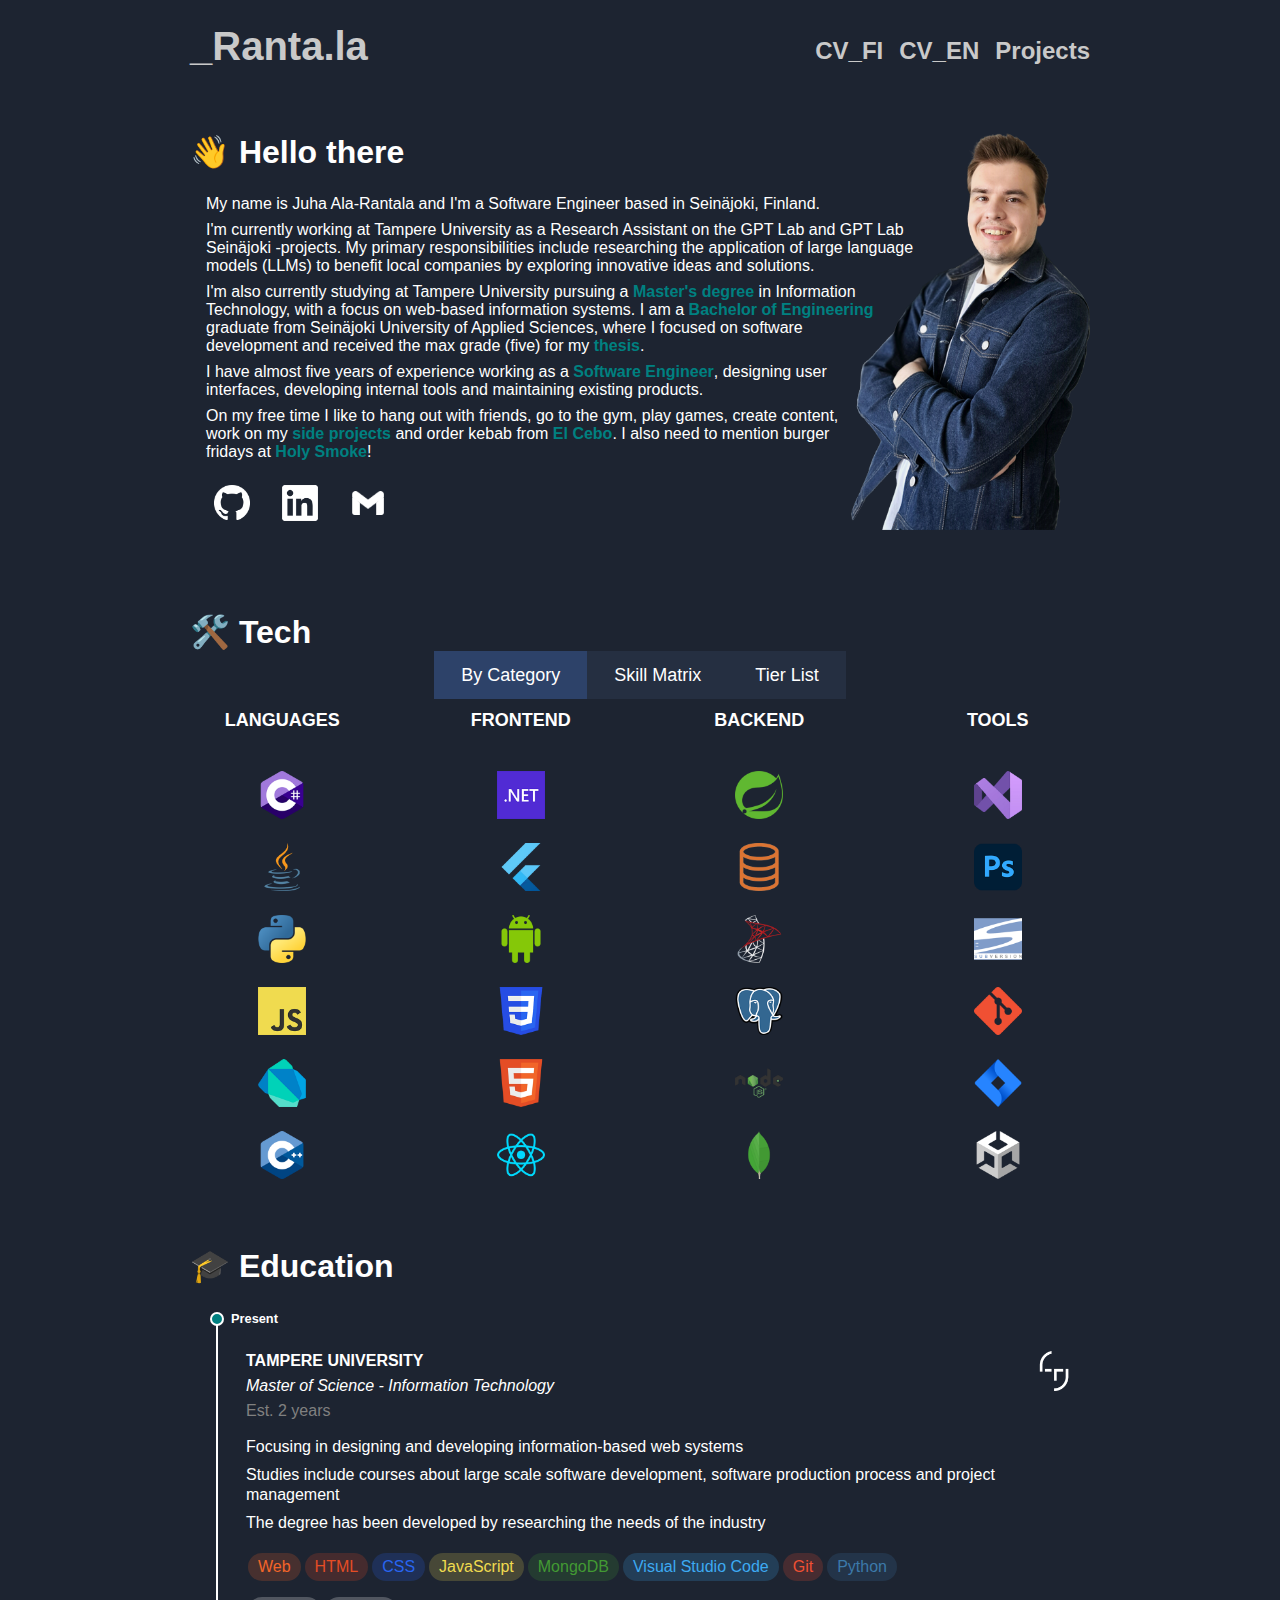
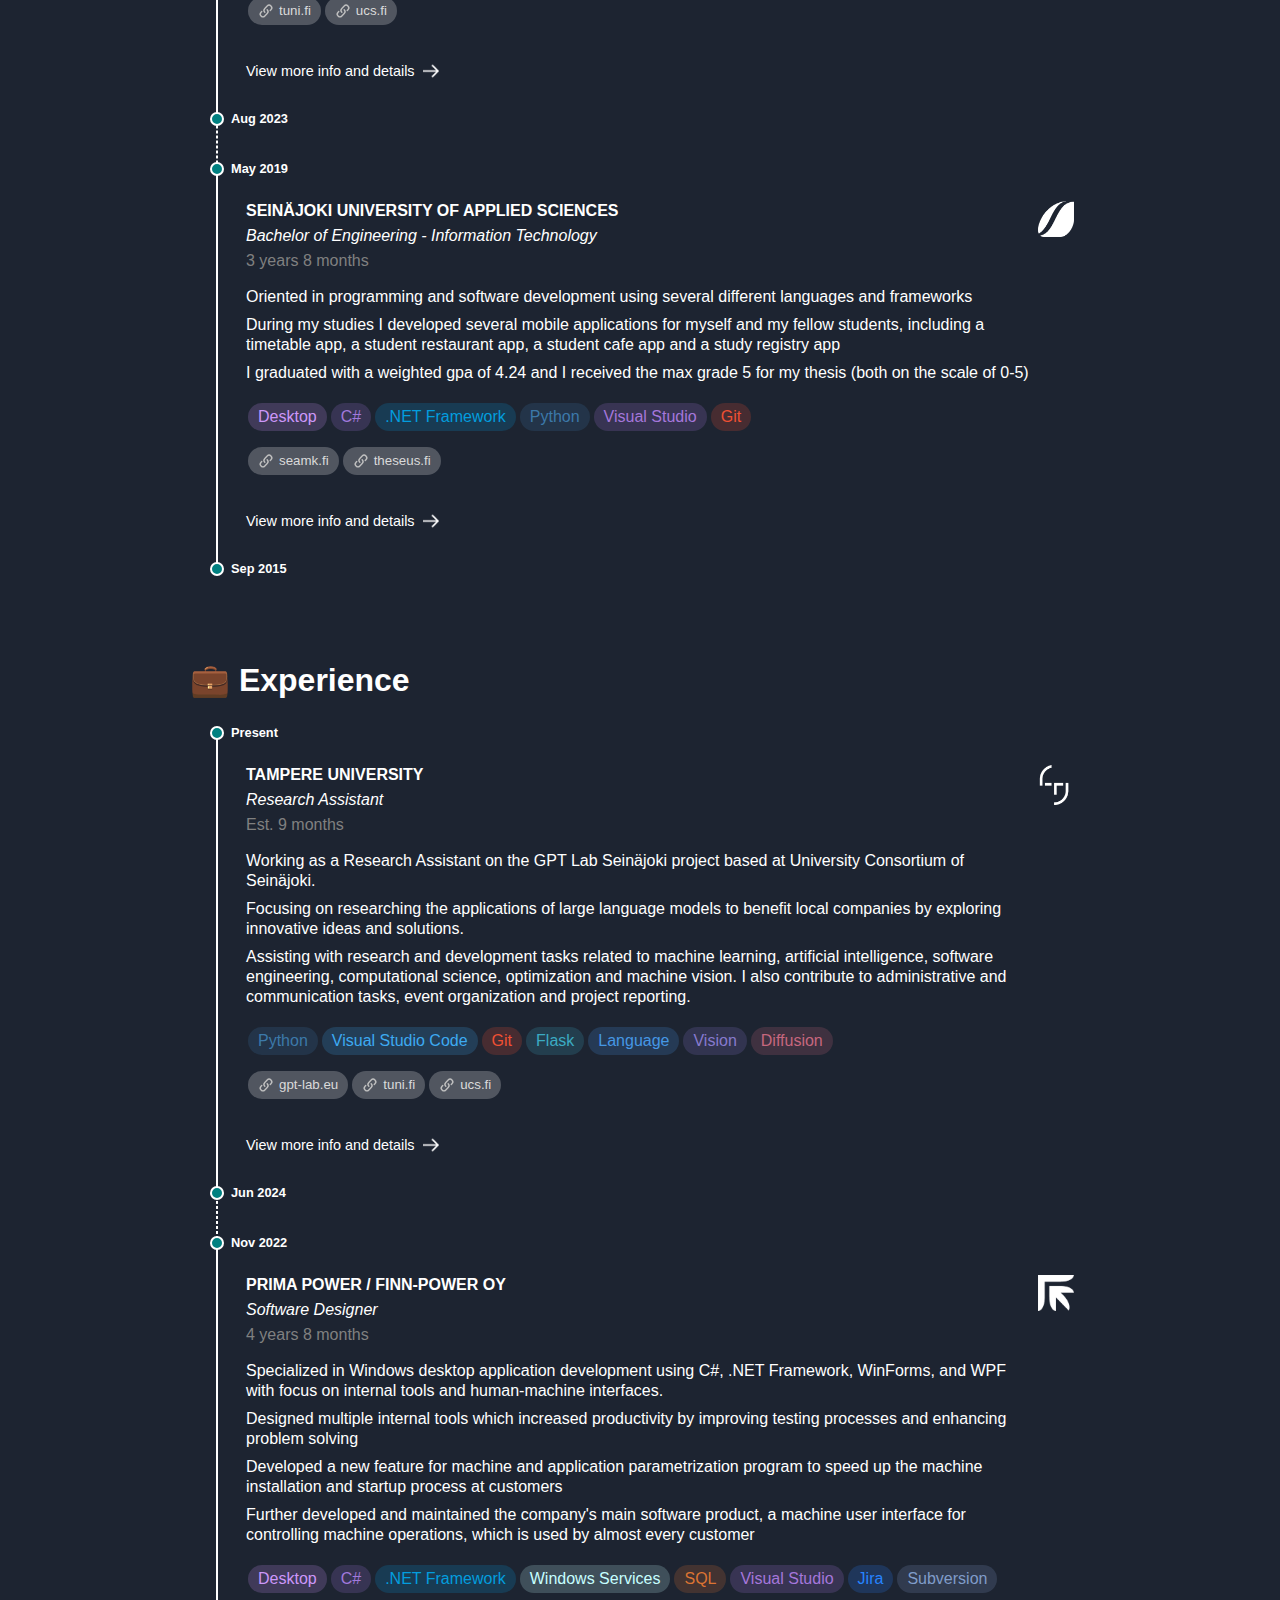
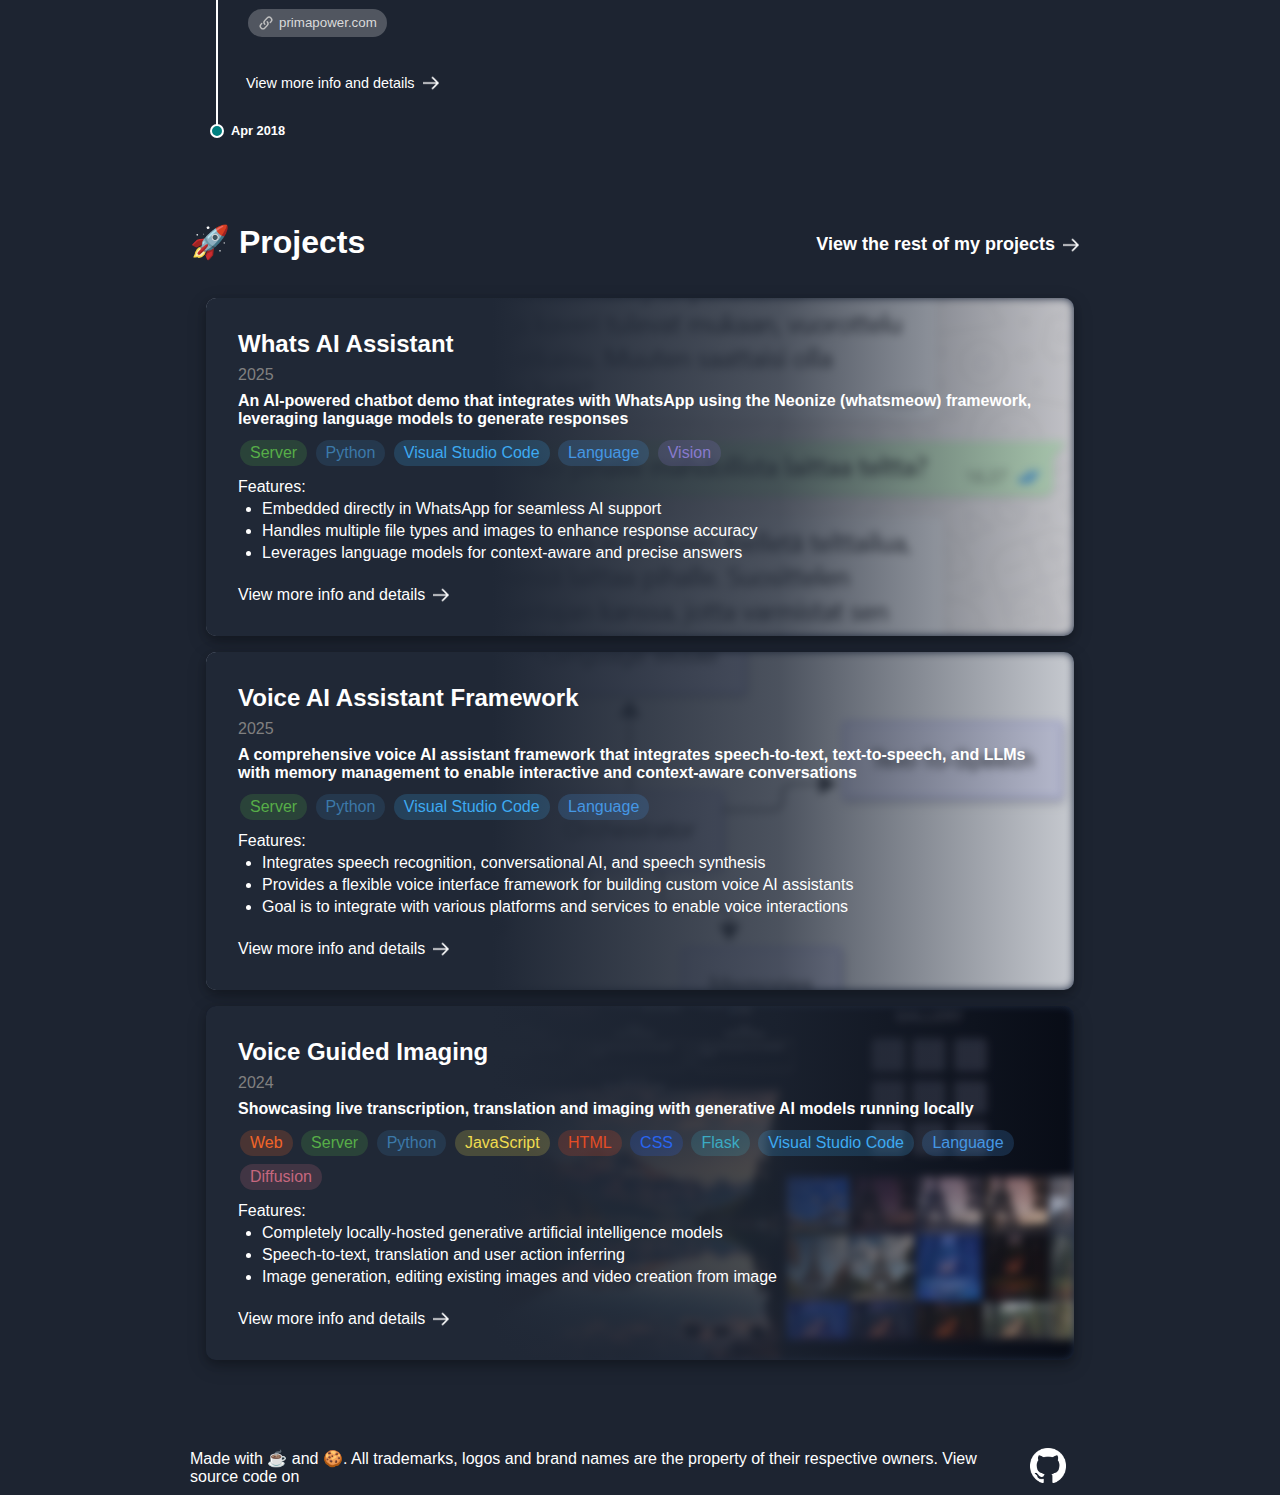
<file: index.html>
<!DOCTYPE html>
<html lang="en">
  <head>
    <meta charset="UTF-8" />
    <meta name="viewport" content="width=device-width, initial-scale=1.0" />
    <meta http-equiv="X-UA-Compatible" content="ie=edge" />
    <meta
      name="description"
      content="Juha Ala-Rantala's portfolio showcasing his software engineering projects, skills, education, and experience."
    />
    <meta
      name="keywords"
      content="software engineering, portfolio, web development, skills, experience, education, Juha Ala-Rantala"
    />
    <meta property="og:title" content="Ala-Ranta.la Portfolio" />
    <meta
      property="og:description"
      content="Juha Ala-Rantala's portfolio showcasing his software engineering projects, skills, education, and experience."
    />
    <meta property="og:image" content="/assets/profile.webp" />
    <title>Ala-Ranta.la Portfolio</title>
    <link rel="icon" type="image/x-icon" href="/assets/favicon.ico" />
    <link rel="stylesheet" href="/styles/main-common.css" />
    <link rel="stylesheet" href="/styles/main.css" />
    <link rel="stylesheet" href="/styles/header.css" />
    <link rel="stylesheet" href="/styles/footer.css" />
    <link rel="stylesheet" href="/styles/timeline.css" />
    <link rel="stylesheet" href="/styles/tech-tags.css" />
    <link rel="stylesheet" href="/styles/skills.css" />
    <link rel="stylesheet" href="/styles/projects-common.css" />
  </head>
  <body>
    <div class="page-container">
      <header class="top-header">
        <a class="name-link link-underline-animation link-underline-animation-rgb" href="/">
          <h1 class="h1-name">_Ranta.la</h1>
        </a>
        <nav class="nav-top">
          <a
            class="link-underline-animation link-underline-animation-red nav-link"
            href="/assets/Juha_Ala-Rantala_CV_FI.pdf"
            >CV_FI</a
          >
          <a
            class="link-underline-animation link-underline-animation-orange nav-link"
            href="/assets/Juha_Ala-Rantala_CV_EN.pdf"
            >CV_EN</a
          >
          <!-- <a class="link-underline-animation link-underline-animation-green nav-link" href="/about">About</a> -->
          <a class="link-underline-animation link-underline-animation-cyan nav-link" href="/projects">Projects</a>
          <!-- <a class="link-underline-animation link-underline-animation-blue nav-link" href="/blog">Blog</a> -->
        </nav>
      </header>
      <main>
        <div class="main-content">
          <div class="info-container">
            <img class="profile-picture-big" src="/assets/big-photo.png" alt="Profile picture" />
            <h2 class="h2-info">👋 Hello there</h2>
            <div class="info-content">
              <!--
              <img class="profile-picture" src="/assets/profile.webp" alt="Profile picture" />-->
              <p>My name is Juha Ala-Rantala and I'm a Software Engineer based in Seinäjoki, Finland.</p>
              <p>
                I'm currently working at Tampere University as a Research Assistant on the GPT Lab and GPT Lab Seinäjoki
                -projects. My primary responsibilities include researching the application of large language models
                (LLMs) to benefit local companies by exploring innovative ideas and solutions.
              </p>
              <p>
                I'm also currently studying at Tampere University pursuing a
                <a class="link-fill-animation" href="#education"> Master's degree </a>
                in Information Technology, with a focus on web-based information systems. I am a
                <a class="link-fill-animation" href="#education">Bachelor of Engineering</a>
                graduate from Seinäjoki University of Applied Sciences, where I focused on software development and
                received the max grade (five) for my
                <a class="link-fill-animation" href="https://www.theseus.fi/handle/10024/168319" target="_blank"
                  >thesis</a
                >.
              </p>
              <p>
                I have almost five years of experience working as a
                <a class="link-fill-animation" href="#experience">Software Engineer</a>, designing user interfaces,
                developing internal tools and maintaining existing products.
              </p>
              <p>
                On my free time I like to hang out with friends, go to the gym, play games, create content, work on my
                <a class="link-fill-animation" href="#projects">side projects</a>
                and order kebab from
                <a class="link-fill-animation" href="https://www.elcebo.fi/" target="_blank">El Cebo</a>. I also need to
                mention burger fridays at
                <a class="link-fill-animation" href="https://www.holysmoke.fi/" target="_blank">Holy Smoke</a>!
              </p>
              <div class="contact-links">
                <a class="contact-link" href="https://github.com/Koodattu" target="_blank"
                  ><img class="contact-image" src="/assets/github.webp"
                /></a>
                <a class="contact-link" href="https://www.linkedin.com/in/juha-ala-rantala/" target="_blank"
                  ><img class="contact-image" src="/assets/linkedin.webp"
                /></a>
                <a class="contact-link" href="mailto:alarantala.juha@gmail.com"
                  ><img class="contact-image" src="/assets/gmail.png"
                /></a>
              </div>
            </div>
          </div>
          <div id="skills" class="info-container">
            <h2 class="h2-info">🛠️ Tech</h2>
            <div class="skill-display-select">
              <button id="skill-display-category" class="change-skill-display change-skill-display-enabled">
                By Category
              </button>
              <button id="skill-display-matrix" class="change-skill-display">Skill Matrix</button>
              <button id="skill-display-tiered" class="change-skill-display">Tier List</button>
            </div>
            <div id="skills-display" class="skills-locker-category">
              <h4 id="languages-tag" class="h4-tech-tag">Languages</h4>
              <h4 id="frontend-tag" class="h4-tech-tag">Frontend</h4>
              <h4 id="backend-tag" class="h4-tech-tag">Backend</h4>
              <h4 id="tools-tag" class="h4-tech-tag">Tools</h4>

              <h4 id="novice-tag" class="h4-tech-tag">Novice</h4>
              <h4 id="intermediate-tag" class="h4-tech-tag">Intermediate</h4>
              <h4 id="proficient-tag" class="h4-tech-tag">Proficient</h4>
              <h4 id="advanced-tag" class="h4-tech-tag">Advanced</h4>
              <h4 id="expert-tag" class="h4-tech-tag">Expert</h4>

              <a id="csharp-tag" href="/projects?tags=csharp" class="skill-image-container">
                <img class="skill-image" src="/logos/c-sharp.webp" alt="C#" />
                <div class="skill-image-text tech-tag csharp-tag">C#</div>
              </a>
              <a id="java-tag" href="/projects?tags=java" class="skill-image-container">
                <img class="skill-image" src="/logos/java.webp" alt="Java" />
                <div class="skill-image-text tech-tag java-tag">Java</div>
              </a>
              <a id="python-tag" href="/projects?tags=python" class="skill-image-container">
                <img class="skill-image" src="/logos/python.webp" alt="Python" />
                <div class="skill-image-text tech-tag python-tag">Python</div>
              </a>
              <a id="javascript-tag" href="/projects?tags=javasscript" class="skill-image-container">
                <img class="skill-image" src="/logos/js.webp" alt="JavaScript" />
                <div class="skill-image-text tech-tag javascript-tag">JavaScript</div>
              </a>
              <a id="dart-tag" href="/projects?tags=dart" class="skill-image-container">
                <img class="skill-image" src="/logos/dart.webp" alt="Dart" />
                <div class="skill-image-text tech-tag dart-tag">Dart</div>
              </a>
              <a id="cpp-tag" href="/projects?tags=cpp" class="skill-image-container">
                <img class="skill-image" src="/logos/cpp.webp" alt="C++" />
                <div class="skill-image-text tech-tag cpp-tag">C++</div>
              </a>

              <a id="dotnet-tag" href="/projects?tags=dotnet" class="skill-image-container">
                <img class="skill-image" src="/logos/dotnet.webp" alt=".NET" />
                <div class="skill-image-text tech-tag net-tag">.NET</div>
              </a>
              <a id="flutter-tag" href="/projects?tags=flutter" class="skill-image-container">
                <img class="skill-image" src="/logos/flutter.webp" alt="Flutter" />
                <div class="skill-image-text tech-tag flutter-tag">Flutter</div>
              </a>
              <a id="android-tag" href="/projects?tags=android" class="skill-image-container">
                <img class="skill-image" src="/logos/android.webp" alt="Android" />
                <div class="skill-image-text tech-tag android-tag">Android</div>
              </a>
              <a id="html-tag" href="/projects?tags=html5" class="skill-image-container">
                <img class="skill-image" src="/logos/html5.webp" alt="HTML" />
                <div class="skill-image-text tech-tag html-tag">HTML</div>
              </a>
              <a id="css-tag" href="/projects?tags=css3" class="skill-image-container">
                <img class="skill-image" src="/logos/css3.webp" alt="CSS" />
                <div class="skill-image-text tech-tag css-tag">CSS</div>
              </a>
              <a id="react-tag" href="/projects?tags=react" class="skill-image-container">
                <img class="skill-image" src="/logos/react.webp" alt="React" />
                <div class="skill-image-text tech-tag react-tag">React</div>
              </a>

              <a id="spring-tag" href="/projects?tags=spring-framework" class="skill-image-container">
                <img class="skill-image" src="/logos/spring-framework.webp" alt="Spring Framework" />
                <div class="skill-image-text tech-tag spring-boot-tag">Spring Framework</div>
              </a>
              <a id="nodejs-tag" href="/projects?tags=nodejs" class="skill-image-container">
                <img class="skill-image" src="/logos/nodejs.webp" alt="NodeJS" />
                <div class="skill-image-text tech-tag nodejs-tag">NodeJS</div>
              </a>
              <a id="sql-tag" href="/projects?tags=sql" class="skill-image-container">
                <img class="skill-image" src="/logos/sql.webp" alt="SQL" />
                <div class="skill-image-text tech-tag sql-tag">SQL</div>
              </a>
              <a id="sql-server-tag" href="/projects?tags=sql-server" class="skill-image-container">
                <img class="skill-image" src="/logos/sql-server.webp" alt="Microsoft SQL Server" />
                <div class="skill-image-text tech-tag sql-server-tag">Microsoft SQL Server</div>
              </a>
              <a id="postgresql-tag" href="/projects?tags=psql" class="skill-image-container">
                <img class="skill-image" src="/logos/psql.webp" alt="PostgreSQL" />
                <div class="skill-image-text tech-tag postgresql-tag">PostgreSQL</div>
              </a>
              <a id="mongodb-tag" href="/projects?tags=mongodb" class="skill-image-container">
                <img class="skill-image" src="/logos/mongodb.webp" alt="MongoDB" />
                <div class="skill-image-text tech-tag mongodb-tag">MongoDB</div>
              </a>

              <a id="vs-tag" href="/projects?tags=vs" class="skill-image-container">
                <img class="skill-image" src="/logos/vs.webp" alt="Visual Studio" />
                <div class="skill-image-text tech-tag visual-studio-tag">Visual Studio</div>
              </a>
              <a id="git-tag" href="/projects?tags=git" class="skill-image-container">
                <img class="skill-image" src="/logos/git.webp" alt="Git" />
                <div class="skill-image-text tech-tag git-tag">Git</div>
              </a>
              <a id="svn-tag" href="/projects?tags=svn" class="skill-image-container">
                <img class="skill-image" src="/logos/svn.webp" alt="Subversion" />
                <div class="skill-image-text tech-tag svn-tag">Subversion</div>
              </a>
              <a id="jira-tag" href="/projects?tags=jira" class="skill-image-container">
                <img class="skill-image" src="/logos/jira.webp" alt="Jira" />
                <div class="skill-image-text tech-tag jira-tag">Jira</div>
              </a>
              <a id="photoshop-tag" href="/projects?tags=adobe-ps" class="skill-image-container">
                <img class="skill-image" src="/logos/adobe-ps.webp" alt="Adobe Photoshop" />
                <div class="skill-image-text tech-tag photoshop-tag">Adobe Photoshop</div>
              </a>
              <a id="unity-tag" href="/projects?tags=unity" class="skill-image-container">
                <img class="skill-image" src="/logos/unity.webp" alt="Unity" />
                <div class="skill-image-text tech-tag unity-tag">Unity</div>
              </a>
            </div>
          </div>
          <div id="education" class="info-container">
            <h2 class="h2-info">🎓 Education</h2>
            <div class="box">
              <ul>
                <li class="hoverable">
                  <a href="/education/tuni" class="hover-background"></a>
                  <span></span>
                  <div class="exp-info-logo">
                    <div>
                      <div class="title">Tampere University</div>
                      <div class="name">Master of Science - Information Technology</div>
                      <div class="length">Est. 2 years</div>
                      <div class="info">
                        <p>Focusing in designing and developing information-based web systems</p>
                        <p>
                          Studies include courses about large scale software development, software production process
                          and project management
                        </p>
                        <p>The degree has been developed by researching the needs of the industry</p>
                      </div>
                      <div class="relevant-tags">
                        <a href="/projects?tags=web" class="tech-tag web-tag">Web</a>
                        <a href="/projects?tags=html" class="tech-tag html-tag">HTML</a>
                        <a href="/projects?tags=css" class="tech-tag css-tag">CSS</a>
                        <a href="/projects?tags=javascript" class="tech-tag javascript-tag">JavaScript</a>
                        <a href="/projects?tags=mongodb" class="tech-tag mongodb-tag">MongoDB</a>
                        <a href="/projects?tags=vs-code" class="tech-tag visual-studio-code-tag">Visual Studio Code</a>
                        <a href="/projects?tags=git" class="tech-tag git-tag">Git</a>
                        <a href="/projects?tags=python" class="tech-tag python-tag">Python</a>
                      </div>
                      <div class="relevant-links">
                        <a href="https://www.tuni.fi/en" target="_blank">
                          <img class="link-icon" src="./images/link.svg" />tuni.fi</a
                        >
                        <a href="https://www.ucs.fi/en" target="_blank">
                          <img class="link-icon" src="./images/link.svg" />ucs.fi</a
                        >
                      </div>
                      <div class="view-info">
                        <div>View more info and details</div>
                        <img class="arrow-out" src="/assets/right-arrow.webp" alt="Arrow" />
                      </div>
                    </div>
                    <img class="small-org-img tuni-org-img" src="/assets/tuni.webp" alt="Tampere University logo" />
                  </div>
                  <div class="time">
                    <span>Present</span>
                    <span>Aug 2023</span>
                  </div>
                </li>
                <li class="hoverable">
                  <a href="/education/seamk" class="hover-background"></a>
                  <span></span>
                  <div class="exp-info-logo">
                    <div>
                      <div class="title">Seinäjoki University of Applied Sciences</div>
                      <div class="name">Bachelor of Engineering - Information Technology</div>
                      <div class="length">3 years 8 months</div>
                      <div class="info">
                        <p>
                          Oriented in programming and software development using several different languages and
                          frameworks
                        </p>
                        <p>
                          During my studies I developed several mobile applications for myself and my fellow students,
                          including a timetable app, a student restaurant app, a student cafe app and a study registry
                          app
                        </p>
                        <p>
                          I graduated with a weighted gpa of 4.24 and I received the max grade 5 for my thesis (both on
                          the scale of 0-5)
                        </p>
                      </div>
                      <div class="relevant-tags">
                        <a href="/projects?tags=desktop" class="tech-tag desktop-tag">Desktop</a>
                        <a href="/projects?tags=csharp" class="tech-tag csharp-tag">C#</a>
                        <a href="/projects?tags=net-framework" class="tech-tag net-framework-tag">.NET Framework</a>
                        <a href="/projects?tags=python" class="tech-tag python-tag">Python</a>
                        <a href="/projects?tags=vs" class="tech-tag visual-studio-tag">Visual Studio</a>
                        <a href="/projects?tags=git" class="tech-tag git-tag">Git</a>
                      </div>
                      <div class="relevant-links">
                        <a href="https://www.seamk.fi/en" target="_blank">
                          <img class="link-icon" src="./images/link.svg" />seamk.fi</a
                        >
                        <a href="https://www.theseus.fi/handle/10024/168319" target="_blank">
                          <img class="link-icon" src="./images/link.svg" />theseus.fi</a
                        >
                      </div>
                      <div class="view-info">
                        <div>View more info and details</div>
                        <img class="arrow-out" src="/assets/right-arrow.webp" alt="Arrow" />
                      </div>
                    </div>
                    <img class="small-org-img" src="/assets/seamk.webp" alt="SeAMK logo" />
                  </div>
                  <div class="time">
                    <span>May 2019</span>
                    <span>Sep 2015</span>
                  </div>
                </li>
              </ul>
            </div>
          </div>
          <div id="experience" class="info-container">
            <h2 class="h2-info">💼 Experience</h2>
            <div class="box">
              <ul>
                <li class="hoverable">
                  <a href="/experience/tuni" class="hover-background"></a>
                  <span></span>
                  <div class="exp-info-logo">
                    <div>
                      <div class="title">Tampere University</div>
                      <div class="name">Research Assistant</div>
                      <div class="length">Est. 9 months</div>
                      <div class="info">
                        <p>
                          Working as a Research Assistant on the GPT Lab Seinäjoki project based at University
                          Consortium of Seinäjoki.
                        </p>
                        <p>
                          Focusing on researching the applications of large language models to benefit local companies
                          by exploring innovative ideas and solutions.
                        </p>
                        <p>
                          Assisting with research and development tasks related to machine learning, artificial
                          intelligence, software engineering, computational science, optimization and machine vision. I
                          also contribute to administrative and communication tasks, event organization and project
                          reporting.
                        </p>
                      </div>
                      <div class="relevant-tags">
                        <a href="/projects?tags=python" class="tech-tag python-tag">Python</a>
                        <a href="/projects?tags=vs-code" class="tech-tag visual-studio-code-tag">Visual Studio Code</a>
                        <a href="/projects?tags=git" class="tech-tag git-tag">Git</a>
                        <a href="/projects?tags=flask" class="tech-tag flask-tag">Flask</a>
                        <a href="/projects?tags=language" class="tech-tag language-tag">Language</a>
                        <a href="/projects?tags=vision" class="tech-tag vision-tag">Vision</a>
                        <a href="/projects?tags=diffusion" class="tech-tag diffusion-tag">Diffusion</a>
                      </div>
                      <div class="relevant-links">
                        <a href="https://gpt-lab.eu" target="_blank">
                          <img class="link-icon" src="./images/link.svg" />gpt-lab.eu</a
                        >
                        <a href="https://www.tuni.fi/en" target="_blank">
                          <img class="link-icon" src="./images/link.svg" />tuni.fi</a
                        >
                        <a href="https://www.ucs.fi/en" target="_blank">
                          <img class="link-icon" src="./images/link.svg" />ucs.fi</a
                        >
                      </div>
                      <div class="view-info">
                        <div>View more info and details</div>
                        <img class="arrow-out" src="/assets/right-arrow.webp" alt="Arrow" />
                      </div>
                    </div>
                    <img class="small-org-img tuni-org-img" src="/assets/tuni.webp" alt="Tampere University logo" />
                  </div>
                  <div class="time">
                    <span>Present</span>
                    <span>Jun 2024</span>
                  </div>
                </li>
                <li class="hoverable">
                  <a href="/experience/prima-power" class="hover-background"></a>
                  <span></span>
                  <div class="exp-info-logo">
                    <div>
                      <div class="title">Prima Power / Finn-Power Oy</div>
                      <div class="name">Software Designer</div>
                      <div class="length">4 years 8 months</div>
                      <div class="info">
                        <p>
                          Specialized in Windows desktop application development using C#, .NET Framework, WinForms, and
                          WPF with focus on internal tools and human-machine interfaces.
                        </p>
                        <p>
                          Designed multiple internal tools which increased productivity by improving testing processes
                          and enhancing problem solving
                        </p>
                        <p>
                          Developed a new feature for machine and application parametrization program to speed up the
                          machine installation and startup process at customers
                        </p>
                        <p>
                          Further developed and maintained the company's main software product, a machine user interface
                          for controlling machine operations, which is used by almost every customer
                        </p>
                        <p></p>
                        <p></p>
                      </div>
                      <div class="relevant-tags">
                        <a href="/projects?tags=desktop" class="tech-tag desktop-tag">Desktop</a>
                        <a href="/projects?tags=csharp" class="tech-tag csharp-tag">C#</a>
                        <a href="/projects?tags=net-framework" class="tech-tag net-framework-tag">.NET Framework</a>
                        <a href="/projects?tags=win-services" class="tech-tag win-services-tag">Windows Services</a>
                        <a href="/projects?tags=sql" class="tech-tag sql-tag">SQL</a>
                        <a href="/projects?tags=vs" class="tech-tag visual-studio-tag">Visual Studio</a>
                        <a href="/projects?tags=jira" class="tech-tag jira-tag">Jira</a>
                        <a href="/projects?tags=svn" class="tech-tag svn-tag">Subversion</a>
                      </div>
                      <div class="relevant-links">
                        <a href="https://www.primapower.com/en" target="_blank">
                          <img class="link-icon" src="./images/link.svg" />primapower.com</a
                        >
                      </div>
                      <div class="view-info">
                        <div>View more info and details</div>
                        <img class="arrow-out" src="/assets/right-arrow.webp" alt="Arrow" />
                      </div>
                    </div>
                    <img class="small-org-img" src="/assets/prima-power.webp" alt="Prima Power logo" />
                  </div>
                  <div class="time">
                    <span>Nov 2022</span>
                    <span>Apr 2018</span>
                  </div>
                </li>
              </ul>
            </div>
          </div>
          <div id="projects" class="info-container">
            <div class="content-title">
              <h2 class="h2-info" id="projects-header">🚀 Projects</h2>
              <a href="/projects" class="view-info view-all-projects hoverable">
                <div>View the rest of my projects</div>
                <img class="arrow-out" src="/assets/right-arrow.webp" alt="Arrow" />
              </a>
            </div>
            <div id="filtered-projects" class="filtered-projects"></div>
          </div>
        </div>
      </main>
      <footer>
        <div class="footer-content">
          <span class="flex-center">
            Made with ☕️ and 🍪. All trademarks, logos and brand names are the property of their respective owners.
            View source code on
            <a class="contact-link" href="https://github.com/Koodattu" target="_blank"
              ><img class="contact-image" src="/assets/github.webp"
            /></a>
          </span>
        </div>
      </footer>
    </div>
    <template id="project-template">
      <a target="_blank" class="project-container hoverable">
        <div class="project-content">
          <img id="project-image" class="project-preview-image" />
          <div class="project-information">
            <h3 id="project-title"></h3>
            <p id="project-year" style="color: gray"></p>
            <p id="project-description" style="font-weight: bold"></p>
            <p id="project-tags"></p>
            <p>Features:</p>
            <ul id="project-features" class="project-features"></ul>
            <div class="view-info view-project-details">
              <div>View more info and details</div>
              <img class="arrow-out" src="/assets/right-arrow.webp" alt="Arrow" />
            </div>
            <template id="tag-template">
              <span class="tech-tag"></span>
            </template>
          </div>
        </div>
      </a>
    </template>
    <script src="scripts/projects.js"></script>
    <script src="scripts/script.js"></script>
    <script
      defer
      src="https://static.cloudflareinsights.com/beacon.min.js"
      data-cf-beacon='{"token": "48f8ea752d46437b91a38bb5742611b4"}'
    ></script>
  </body>
</html>
</file>
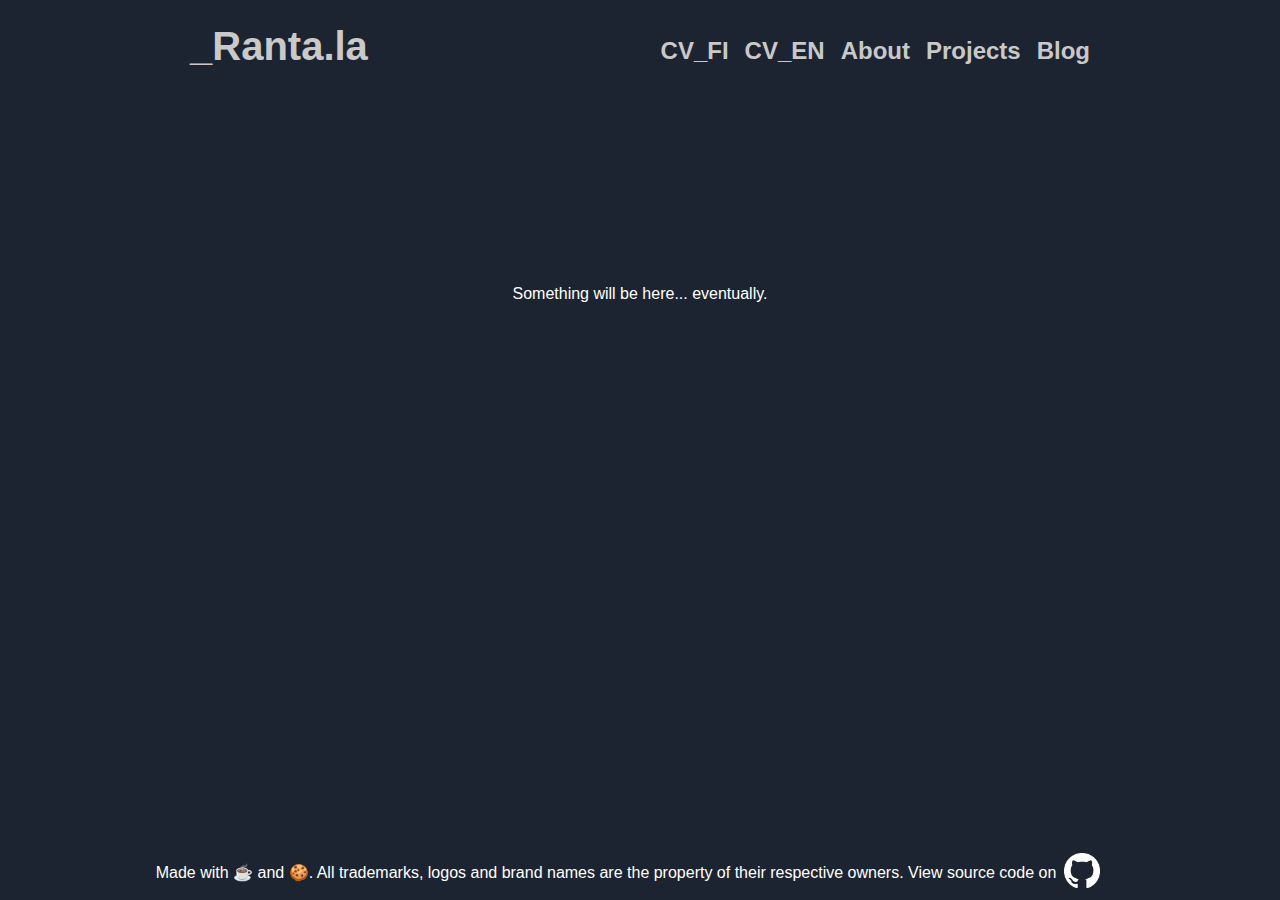
<file: about.html>
<!DOCTYPE html>
<html lang="en">
  <head>
    <meta charset="UTF-8" />
    <meta name="viewport" content="width=device-width, initial-scale=1.0" />
    <meta http-equiv="X-UA-Compatible" content="ie=edge" />
    <title>About - Ala-Ranta.la Portfolio</title>
    <meta name="description" content="Learn more about Juha Ala-Rantala and his portfolio." />
    <meta name="keywords" content="about, portfolio, Juha Ala-Rantala" />
    <meta property="og:title" content="About - Ala-Ranta.la Portfolio" />
    <meta property="og:description" content="Learn more about Juha Ala-Rantala and his portfolio." />
    <meta property="og:image" content="/assets/favicon.ico" />
    <link rel="icon" type="image/x-icon" href="/assets/favicon.ico" />
    <link rel="stylesheet" href="/styles/main-common.css" />
    <link rel="stylesheet" href="/styles/header.css" />
    <link rel="stylesheet" href="/styles/footer.css" />
    <link rel="stylesheet" href="/styles/about.css" />
  </head>
  <body>
    <div class="header-main-wrapper">
      <div class="flex-column-center">
        <header class="top-header">
          <a class="name-link link-underline-animation link-underline-animation-rgb" href="/">
            <h1 class="h1-name">_Ranta.la</h1>
          </a>
          <nav class="nav-top">
            <a
              class="link-underline-animation link-underline-animation-red nav-link"
              href="/assets/Juha_Ala-Rantala_CV_FI.pdf"
              >CV_FI</a
            >
            <a
              class="link-underline-animation link-underline-animation-orange nav-link"
              href="/assets/Juha_Ala-Rantala_CV_EN.pdf"
              >CV_EN</a
            >
            <a class="link-underline-animation link-underline-animation-green nav-link" href="/about">About</a>
            <a class="link-underline-animation link-underline-animation-cyan nav-link" href="/projects">Projects</a>
            <a class="link-underline-animation link-underline-animation-blue nav-link" href="/blog">Blog</a>
          </nav>
        </header>
        <main>Something will be here... eventually.</main>
      </div>
      <footer>
        <span class="flex-center">
          Made with ☕️ and 🍪. All trademarks, logos and brand names are the property of their respective owners. View
          source code on
          <a class="contact-link" href="https://github.com/Koodattu/ala-ranta.la" target="_blank"
            ><img class="contact-image" src="/assets/github.webp"
          /></a>
        </span>
      </footer>
    </div>
    <script
      defer
      src="https://static.cloudflareinsights.com/beacon.min.js"
      data-cf-beacon='{"token": "48f8ea752d46437b91a38bb5742611b4"}'
    ></script>
  </body>
</html>
</file>
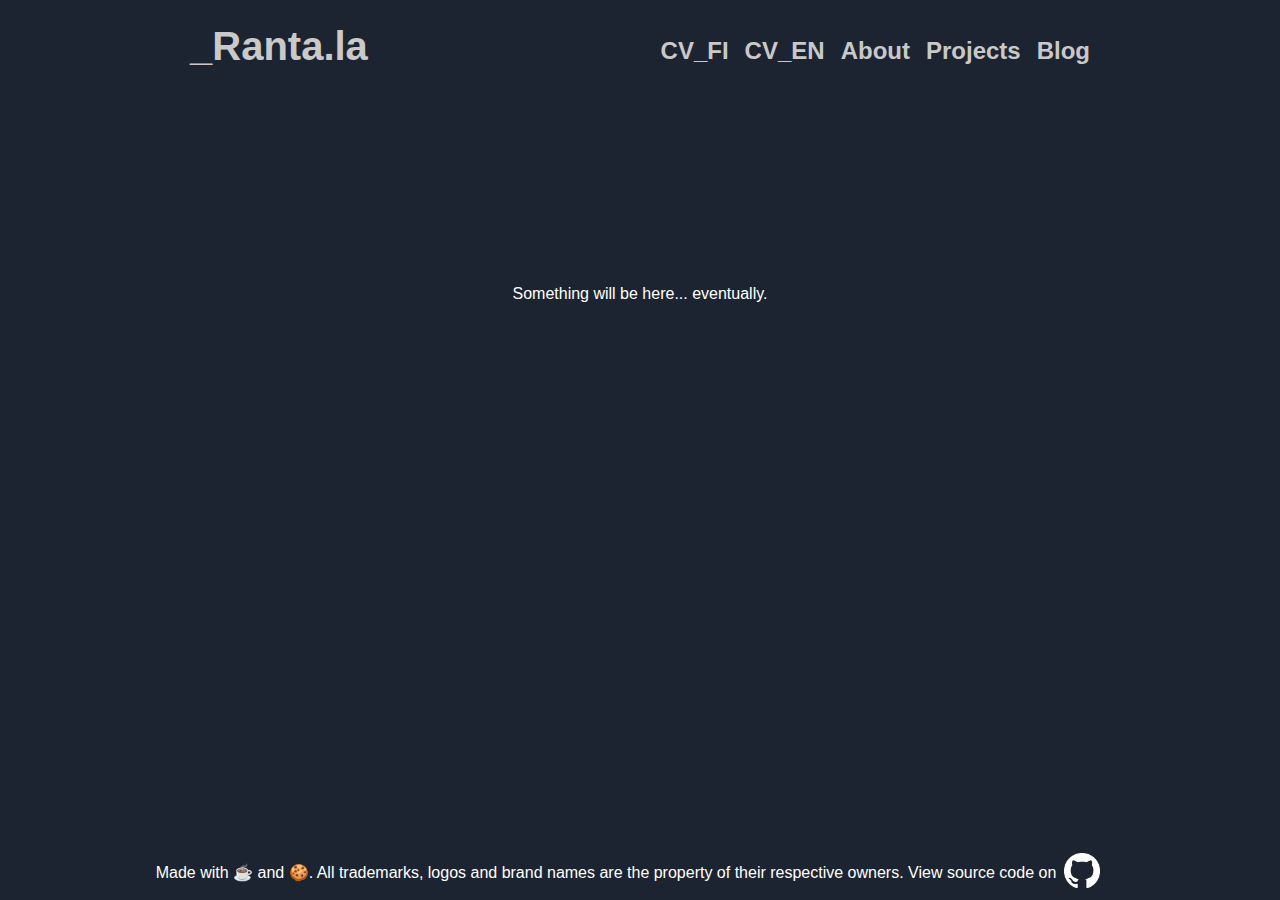
<file: blog.html>
<!DOCTYPE html>
<html lang="en">
  <head>
    <meta charset="UTF-8" />
    <meta name="viewport" content="width=device-width, initial-scale=1.0" />
    <meta http-equiv="X-UA-Compatible" content="ie=edge" />
    <title>Ala-Ranta.la Blog</title>
    <meta name="description" content="Explore the latest blog posts and articles on _Ranta.la Blog." />
    <meta name="keywords" content="blog, articles, posts, _Ranta.la, latest" />
    <meta property="og:title" content="Ala-Ranta.la Blog" />
    <meta property="og:description" content="Explore the latest blog posts and articles on _Ranta.la Blog." />
    <meta property="og:image" content="/assets/favicon.ico" />
    <link rel="icon" type="image/x-icon" href="/assets/favicon.ico" />
    <link rel="stylesheet" href="/styles/main-common.css" />
    <link rel="stylesheet" href="/styles/header.css" />
    <link rel="stylesheet" href="/styles/footer.css" />
    <link rel="stylesheet" href="/styles/blog.css" />
  </head>
  <body>
    <div class="header-main-wrapper">
      <div class="flex-column-center">
        <header class="top-header">
          <a class="name-link link-underline-animation link-underline-animation-rgb" href="/">
            <h1 class="h1-name">_Ranta.la</h1>
          </a>
          <nav class="nav-top">
            <a
              class="link-underline-animation link-underline-animation-red nav-link"
              href="/assets/Juha_Ala-Rantala_CV_FI.pdf"
              >CV_FI</a
            >
            <a
              class="link-underline-animation link-underline-animation-orange nav-link"
              href="/assets/Juha_Ala-Rantala_CV_EN.pdf"
              >CV_EN</a
            >
            <a class="link-underline-animation link-underline-animation-green nav-link" href="/about">About</a>
            <a class="link-underline-animation link-underline-animation-cyan nav-link" href="/projects">Projects</a>
            <a class="link-underline-animation link-underline-animation-blue nav-link" href="/blog">Blog</a>
          </nav>
        </header>
        <main>Something will be here... eventually.</main>
      </div>
      <footer>
        <span class="flex-center">
          Made with ☕️ and 🍪. All trademarks, logos and brand names are the property of their respective owners. View
          source code on
          <a class="contact-link" href="https://github.com/Koodattu/ala-ranta.la" target="_blank"
            ><img class="contact-image" src="/assets/github.webp"
          /></a>
        </span>
      </footer>
    </div>
    <script
      defer
      src="https://static.cloudflareinsights.com/beacon.min.js"
      data-cf-beacon='{"token": "48f8ea752d46437b91a38bb5742611b4"}'
    ></script>
  </body>
</html>
</file>
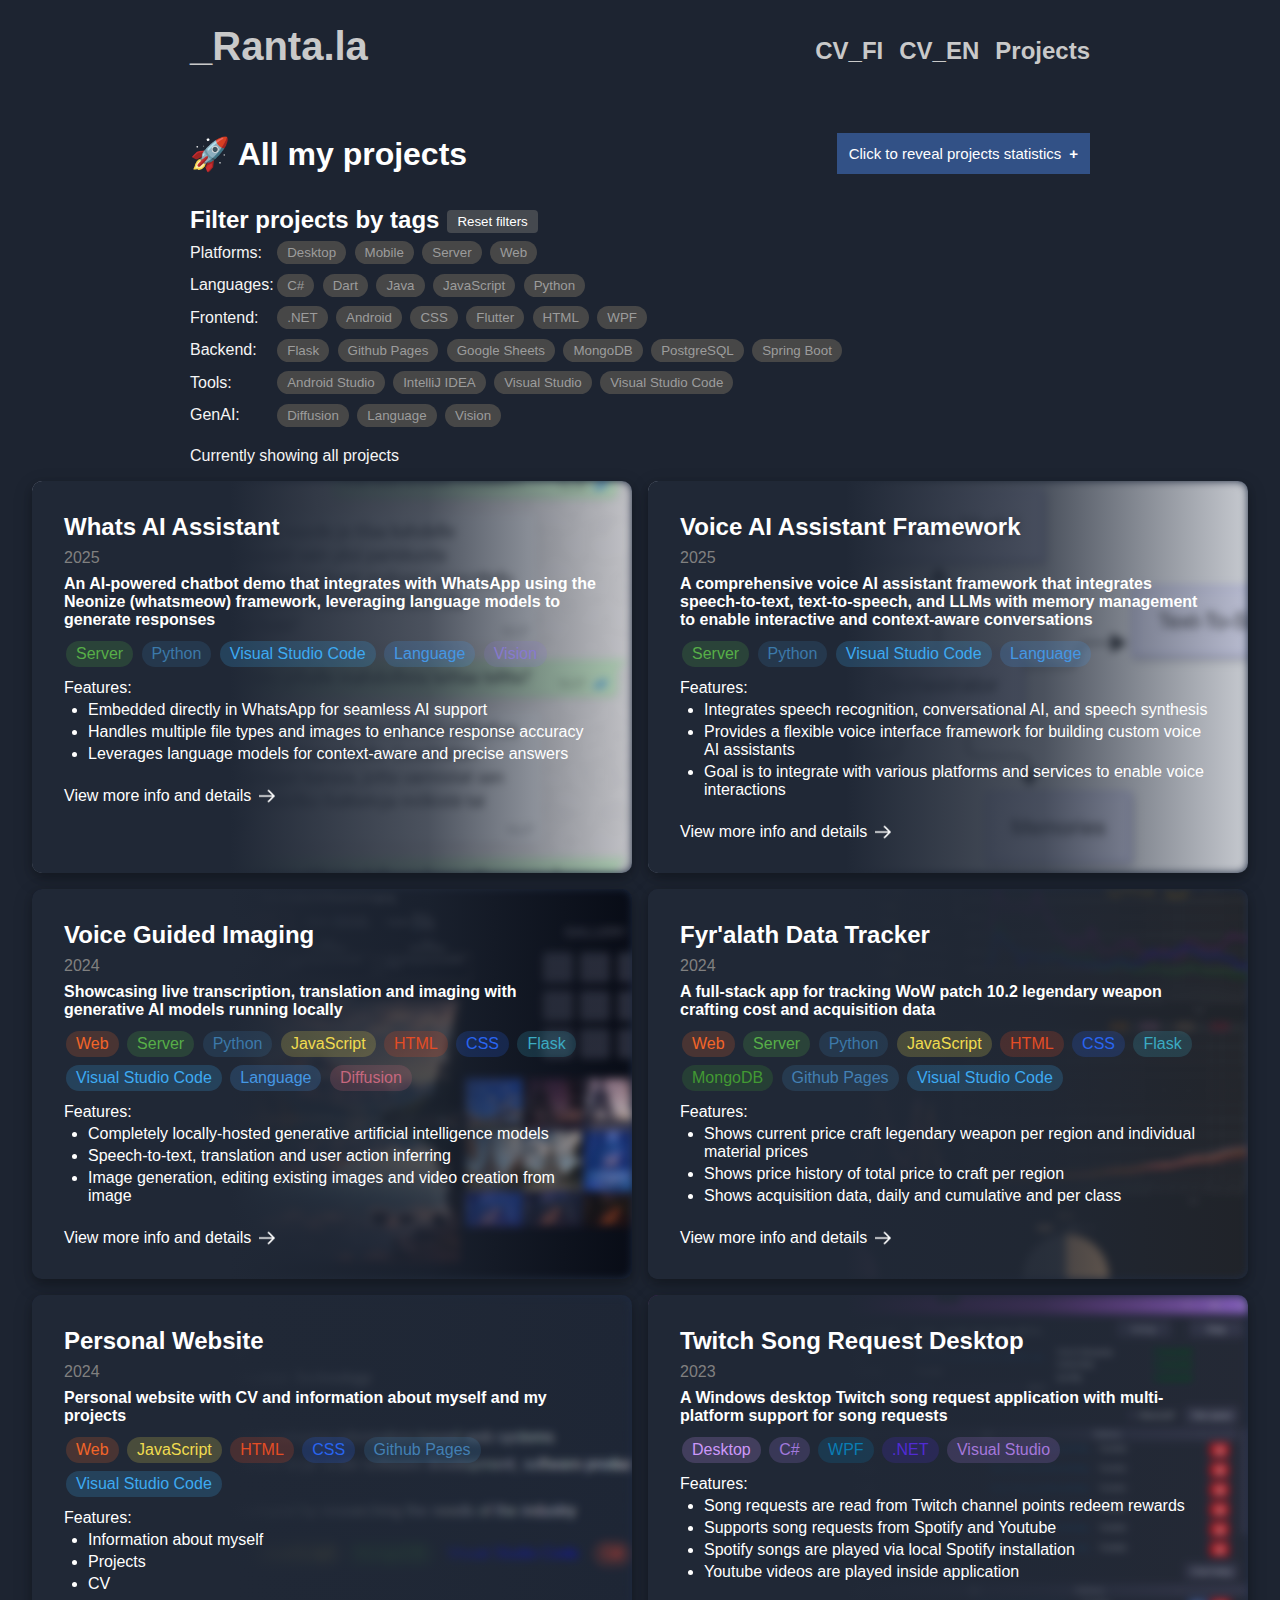
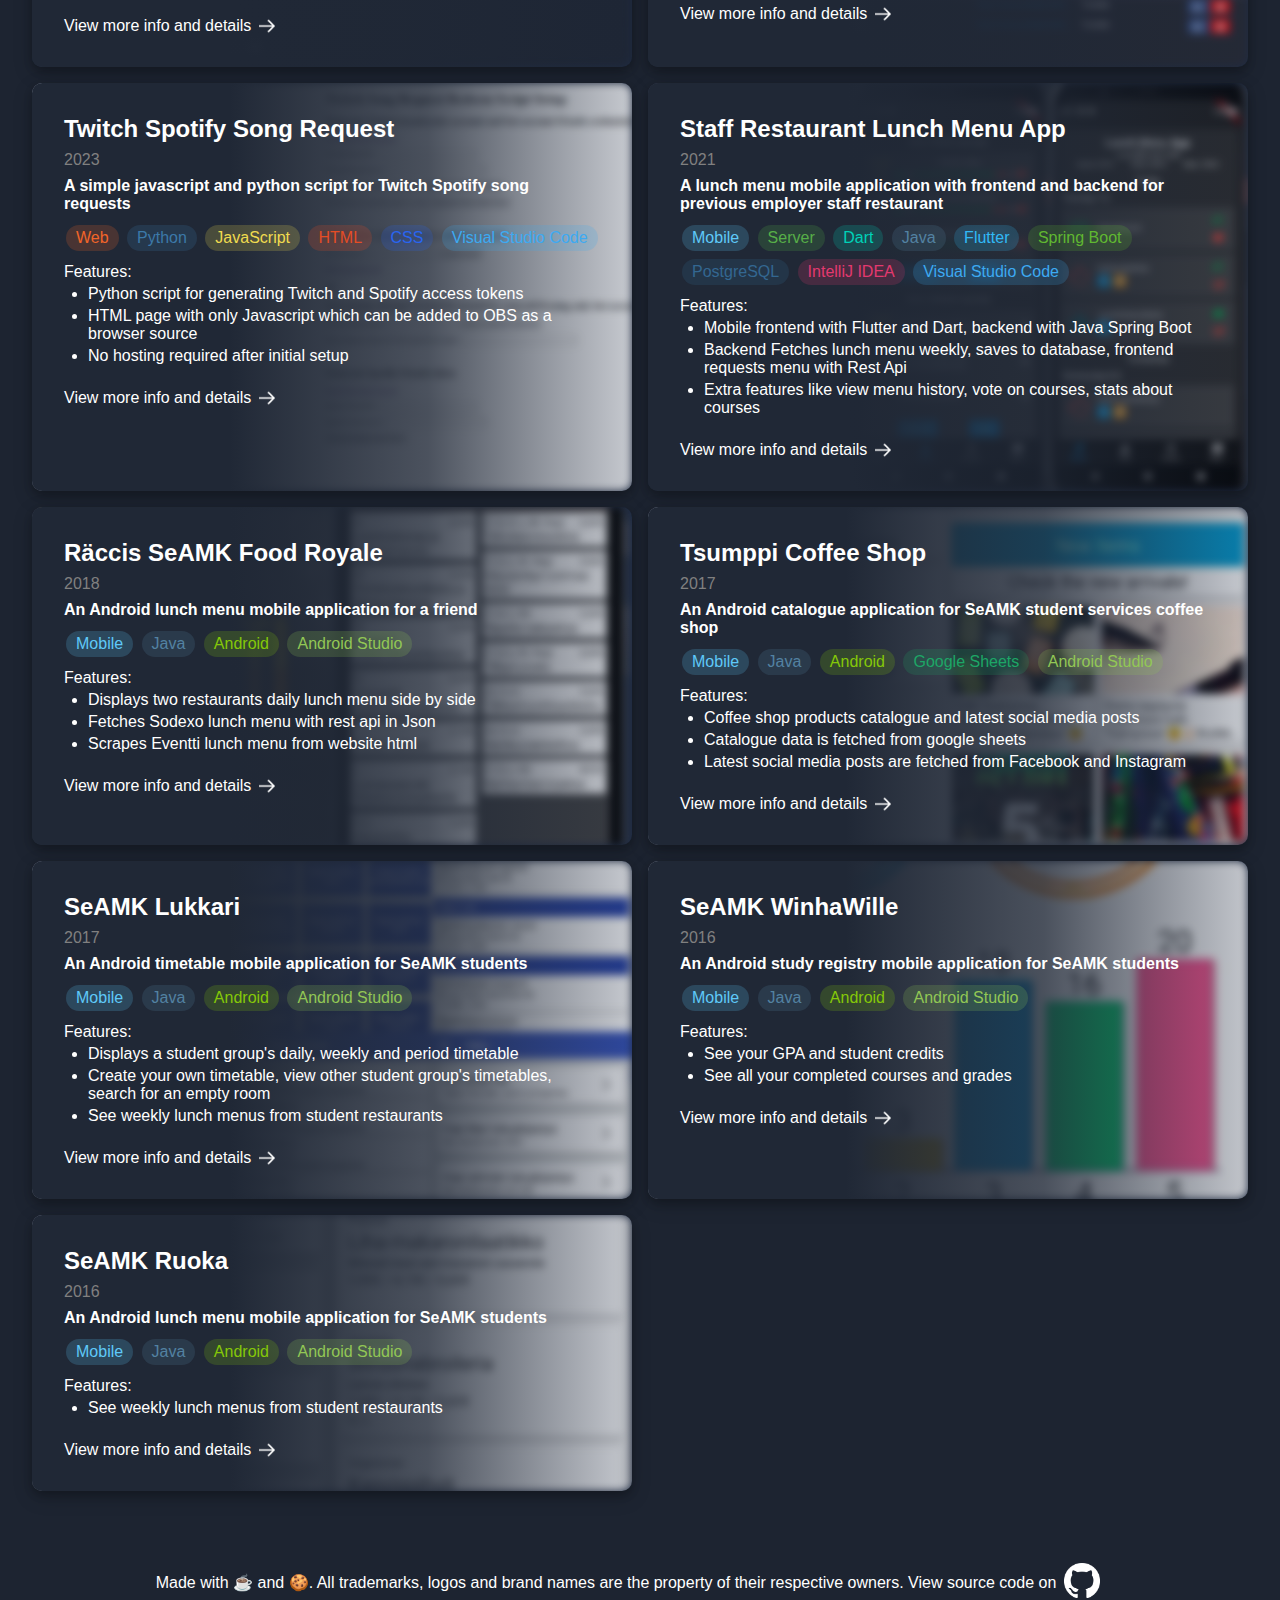
<file: projects.html>
<!DOCTYPE html>
<html lang="en">
  <head>
    <meta charset="UTF-8" />
    <meta name="viewport" content="width=device-width, initial-scale=1.0" />
    <meta http-equiv="X-UA-Compatible" content="ie=edge" />
    <title>Projects - Ala-Ranta.la Portfolio</title>
    <meta name="description" content="Explore all the projects by Juha Ala-Rantala and their statistics." />
    <meta name="keywords" content="projects, portfolio, Juha Ala-Rantala, statistics" />
    <meta property="og:title" content="Projects - Ala-Ranta.la Portfolio" />
    <meta property="og:description" content="Explore all the projects by Juha Ala-Rantala and their statistics." />
    <meta property="og:image" content="/assets/favicon.ico" />
    <link rel="icon" type="image/x-icon" href="/assets/favicon.ico" />
    <link rel="stylesheet" href="/styles/tech-tags.css" />
    <link rel="stylesheet" href="/styles/main-common.css" />
    <link rel="stylesheet" href="/styles/header.css" />
    <link rel="stylesheet" href="/styles/footer.css" />
    <link rel="stylesheet" href="/styles/projects-common.css" />
    <link rel="stylesheet" href="/styles/projects.css" />
  </head>
  <body>
    <div class="header-main-wrapper">
      <div class="flex-column-center">
        <header class="top-header">
          <a class="name-link link-underline-animation link-underline-animation-rgb" href="/">
            <h1 class="h1-name">_Ranta.la</h1>
          </a>
          <nav class="nav-top">
            <a
              class="link-underline-animation link-underline-animation-red nav-link"
              href="/assets/Juha_Ala-Rantala_CV_FI.pdf"
              >CV_FI</a
            >
            <a
              class="link-underline-animation link-underline-animation-orange nav-link"
              href="/assets/Juha_Ala-Rantala_CV_EN.pdf"
              >CV_EN</a
            >
            <!-- <a class="link-underline-animation link-underline-animation-green nav-link" href="/about">About</a> -->
            <a class="link-underline-animation link-underline-animation-cyan nav-link" href="/projects">Projects</a>
            <!-- <a class="link-underline-animation link-underline-animation-blue nav-link" href="/blog">Blog</a> -->
          </nav>
        </header>
        <main>
          <div class="top-content">
            <div class="content-title">
              <h2>🚀 All my projects</h2>
              <button class="collapsible">Click to reveal projects statistics</button>
            </div>
            <div id="project-charts-collapsed" class="collapsible-content">
              <div class="project-charts">
                <div id="platform-chart-div" class="flex-column-center">
                  <h4>Platforms</h4>
                  <div id="platform-chart" class="chart"></div>
                </div>
                <div id="languages-chart-div" class="flex-column-center">
                  <h4>Languages</h4>
                  <div id="languages-chart" class="chart"></div>
                </div>
                <div id="frontend-chart-div" class="flex-column-center">
                  <h4>Frontend</h4>
                  <div id="frontend-chart" class="chart"></div>
                </div>
                <div id="backend-chart-div" class="flex-column-center">
                  <h4>Backend</h4>
                  <div id="backend-chart" class="chart"></div>
                </div>
                <div id="tools-chart-div" class="flex-column-center">
                  <h4>Tools</h4>
                  <div id="tools-chart" class="chart"></div>
                </div>
                <div id="genai-chart-div" class="flex-column-center">
                  <h4>GenAI</h4>
                  <div id="genai-chart" class="chart"></div>
                </div>
              </div>
            </div>

            <div class="project-filters">
              <div class="title-button">
                <h3>Filter projects by tags</h3>
                <button id="select-none-filter" class="project-filter-all tech-tag small-margin-left">
                  Reset filters
                </button>
              </div>
              <div class="categories-filters">
                <div>Platforms:</div>
                <div class="project-filters-platform"></div>
                <div>Languages:</div>
                <div class="project-filters-language"></div>
                <div>Frontend:</div>
                <div class="project-filters-frontend"></div>
                <div>Backend:</div>
                <div class="project-filters-backend"></div>
                <div>Tools:</div>
                <div class="project-filters-tools"></div>
                <div>GenAI:</div>
                <div class="project-filters-genai"></div>
              </div>
              <div id="visible-projects">Currently showing all projects</div>
            </div>
          </div>
          <div id="filtered-projects" class="filtered-projects"></div>
        </main>
      </div>
      <footer>
        <span class="flex-center">
          Made with ☕️ and 🍪. All trademarks, logos and brand names are the property of their respective owners. View
          source code on
          <a class="contact-link" href="https://github.com/Koodattu/ala-ranta.la" target="_blank"
            ><img class="contact-image" src="/assets/github.webp"
          /></a>
        </span>
      </footer>
    </div>
    <template id="project-template">
      <a target="_blank" class="project-container hoverable">
        <div class="project-content">
          <img id="project-image" class="project-preview-image" />
          <div class="project-information">
            <h3 id="project-title"></h3>
            <p id="project-year" style="color: gray"></p>
            <p id="project-description" style="font-weight: bold"></p>
            <p id="project-tags"></p>
            <p>Features:</p>
            <ul id="project-features" class="project-features"></ul>
            <div class="view-info view-project-details">
              <div>View more info and details</div>
              <img class="arrow-out" src="/assets/right-arrow.webp" alt="Arrow" />
            </div>
            <template id="tag-template">
              <span class="tech-tag"></span>
            </template>
          </div>
        </div>
      </a>
    </template>
    <template id="filter-tag-template">
      <button class="project-filter tech-tag filter-disabled"></button>
    </template>
    <script src="https://d3js.org/d3.v6.js"></script>
    <script src="scripts/chart-script.js"></script>
    <script src="scripts/projects.js"></script>
    <script src="scripts/project-filters.js"></script>
  </body>
  <script
    defer
    src="https://static.cloudflareinsights.com/beacon.min.js"
    data-cf-beacon='{"token": "48f8ea752d46437b91a38bb5742611b4"}'
  ></script>
</html>
</file>
<file: styles/main-common.css>
* {
  margin: 0;
  padding: 0;
}

html {
  scroll-behavior: smooth;
}

body {
  background-color: #1d2431;
  display: flex;
  flex-direction: column;
  align-items: center;
}

h2 {
  color: white;
  font-size: xx-large;
  font-family: "Arial";
}

.h2-info {
  font-family: "Arial";
  align-self: self-start;
  margin: 0;
}

h3 {
  color: white;
  font-size: x-large;
  font-family: "Arial";
}

h4 {
  color: white;
  font-family: "Arial";
}

p {
  color: white;
  font-size: medium;
  font-family: "Arial";
  margin-top: 0.5em;
}

.header-main-wrapper {
  min-height: 100vh;
  display: flex;
  flex-direction: column;
  justify-content: space-between;
}

.link-fill-animation {
  display: inline-block;
  position: relative;
  color: teal;
  font-weight: bold;
  font-size: normal;
  font-family: "Arial";
  text-decoration: none;
}

.small-org-img {
  width: 36px;
  height: 36px;
  filter: brightness(0) invert(1) saturate(0);
}

.view-info {
  display: flex;
  flex-direction: row;
  align-items: center;
}

.arrow-out {
  margin: 0;
  padding: 0;
  margin-left: 8px;
  width: 16px;
  height: 16px;
  filter: brightness(0) invert(1) saturate(0);
  transition: transform 0.3s ease-in-out, filter 0.3s ease-in-out;
}

.flex-center {
  display: flex;
  align-items: center;
}

.small-padding {
  padding: 1em;
}

.small-margin-left {
  margin-left: 0.5rem;
}

.bottom-margin {
  margin: 0 0 0.5em 0;
}

.flex-column-center {
  display: flex;
  flex-direction: column;
  align-items: center;
}

.contact-link {
  margin-right: 1em;
}

.contact-image {
  object-fit: cover;
  width: 36px;
  filter: brightness(0) invert(1) saturate(0);
  padding: 0.5em;
  border-radius: 10px;
  transition: filter 0.25s ease-in-out, background-color 0.25s ease-in-out, transform 0.25s ease-in-out;
}

.content-title {
  display: flex;
  flex-direction: row;
  justify-content: space-between;
  width: 100%;
  margin-bottom: 1em;
  align-items: center;
}

@media only screen and (min-width: 800px) {
  .contact-image:hover {
    filter: none;
    background-color: #8baaff15;
    cursor: pointer;
    transform: scale(1.1);
  }
}

@media only screen and (max-width: 800px) {
  .small-padding {
    padding: 0.5em;
  }

  .bottom-margin {
    margin: 0.5em 0 0.5em 0;
  }

  h2 {
    color: white;
    font-size: x-large;
    font-family: "Arial";
  }

  .h2-info {
    font-size: x-large;
  }
}
</file>
<file: styles/main.css>
.page-container {
  width: 75vw;
  max-width: 900px;
  display: flex;
  justify-content: center;
  flex-direction: column;
}

.contact-links {
  display: flex;
  margin-top: 1em;
}

.main-content {
  display: flex;
  flex-direction: column;
}

.info-container {
  margin-top: 4em;
}

.info-content {
  padding: 1em;
}

.filtered-projects {
  display: grid;
  grid-template-columns: 1fr;
  grid-gap: 1em;
  padding: 1em;
}

.profile-picture {
  float: right;
  border-radius: 50%;
  width: 200px;
  height: 200px;
  box-shadow: 0 4px 8px 0 rgba(0, 0, 0, 0.2), 0 6px 20px 0 rgba(0, 0, 0, 0.19);
  shape-outside: circle();
}

.profile-picture-big {
  float: right;
  width: auto;
  height: 397px;
  shape-outside: url("/assets/big-photo.png");
  shape-margin: 8px;
}

.tuni-org-img {
  width: 40px;
  height: 40px;
  filter: brightness(0) invert(1) saturate(0);
}

.view-all-projects {
  text-decoration: none;
  color: white;
  font-size: large;
  font-family: "Arial";
  font-weight: bold;
  border: 2px solid;
  padding: 0.5em;
  border-radius: 10px;
  border-color: #ffffff00;
  transition: filter 0.25s ease-in-out, background-color 0.25s ease-in-out, border-color 0.25s ease-in-out,
    color 0.25s ease-in-out;
}

.view-all-projects img {
  transition: transform 0.3s ease-in-out, filter 0.3s ease-in-out;
}

@media only screen and (min-width: 800px) {
  .link-fill-animation:after {
    content: "";
    position: absolute;
    width: calc(100% + 4px);
    transform: scaleX(0);
    height: 20px;
    bottom: 0px;
    left: -2px;
    background-color: teal;
    transform-origin: bottom right;
    transition: transform 0.25s ease-out;
    z-index: -1;
  }

  .link-fill-animation:hover:after {
    transform: scaleX(1);
    transform-origin: bottom left;
  }

  .view-all-projects:hover {
    background-color: #8baaff15;
    cursor: pointer;
    border-color: teal;
    color: teal;
  }

  .view-all-projects:hover img {
    filter: invert(32%) sepia(71%) saturate(891%) hue-rotate(140deg) brightness(98%) contrast(102%);
    transform: rotate(-45deg);
  }
}

@media only screen and (max-width: 800px) {
  .page-container {
    width: 95vw;
  }

  .main-content {
    margin-top: 1em;
  }

  .profile-picture {
    width: 125px;
    height: 125px;
  }

  .profile-picture-big {
    width: 175px;
    height: auto;
  }

  .view-all-projects {
    font-size: small;
  }

  .view-all-projects.hovered {
    background-color: #8baaff15;
    cursor: pointer;
    border-color: teal;
    color: teal;
  }

  .view-all-projects.hovered img {
    filter: invert(32%) sepia(71%) saturate(891%) hue-rotate(140deg) brightness(98%) contrast(102%);
    transform: rotate(-45deg);
  }
}

@media only screen and (max-width: 400px) {
  .profile-picture-big {
    width: 125px;
    height: auto;
  }
}
</file>
<file: styles/header.css>
.name-link {
  color: rgb(201, 201, 201);
  margin-right: 0.75rem;
  font-family: "Arial";
  font-size: 2.5rem;
  text-decoration: none;
  font-weight: bold;
}

.nav-top {
  display: flex;
  flex-direction: row;
  margin-bottom: 0.25rem;
}

.nav-link {
  margin-left: 1rem;
}

.link-underline-animation {
  display: inline-block;
  position: relative;
  color: rgb(201, 201, 201);
  font-weight: bold;
  font-size: x-large;
  font-family: "Arial";
  text-decoration: none;
}

.top-header {
  padding-top: 1.5rem;
  display: flex;
  flex-direction: row;
  align-items: end;
  justify-content: space-between;
  width: 75vw;
  max-width: 900px;
}

.h1-name {
  font-family: "Arial";
  font-size: 2.5rem;
  margin: 0;
}

@media only screen and (min-width: 800px) {
  .link-underline-animation:hover {
    color: white;
  }

  .link-underline-animation:after {
    content: "";
    position: absolute;
    width: 100%;
    transform: scaleX(0);
    height: 4px;
    bottom: -8px;
    left: 0;
    background-color: teal;
    transform-origin: bottom right;
    transition: transform 0.25s ease-out;
  }

  .link-underline-animation:hover:after {
    transform: scaleX(1);
    transform-origin: bottom left;
  }

  .link-underline-animation-teal:after {
    background-color: teal;
  }

  .link-underline-animation-orange:after {
    background-color: orange;
  }

  .link-underline-animation-cyan:after {
    background-color: cyan;
  }

  .link-underline-animation-red:after {
    background-color: rgb(255, 65, 65);
  }

  .link-underline-animation-green:after {
    background-color: rgb(93, 255, 43);
  }

  .link-underline-animation-blue:after {
    background-color: rgb(18, 81, 255);
  }

  .link-underline-animation-rgb:after {
    background-image: linear-gradient(90deg, rgba(255, 0, 0, 1) 0%, rgba(30, 250, 0, 1) 49%, rgba(4, 0, 255, 1) 100%);
  }

  .name-link:hover {
    color: white;
  }
}

@media only screen and (max-width: 800px) {
  .top-header {
    width: 95vw;
  }

  .top-header {
    align-items: end;
  }

  .h1-name {
    font-family: "Arial";
    font-size: 1.75rem;
    margin: 0;
  }

  .name-link {
    color: white;
    margin-right: 0.5rem;
    font-size: 1.75rem;
  }

  .nav-top {
    margin-bottom: 0.1em;
  }

  .nav-link {
    font-size: 1rem;
  }
}
</file>
<file: styles/footer.css>
footer {
  margin-top: 4em;
  display: flex;
  flex-direction: column;
  align-items: center;
  font-family: Arial;
  color: white;
}
</file>
<file: styles/timeline.css>
.box {
  overflow: hidden;
  font-family: "Arial";
  padding: 1em;
}

.box ul {
  list-style-type: none;
  margin: 0;
  padding: 0;
  position: relative;
  top: 0;
}

.box ul:before {
  content: "";
  display: block;
  width: 0;
  height: 100%;
  border: 1px dashed #fff;
  position: absolute;
  top: 0;
  left: 10px;
}

.box ul li {
  margin: 20px 0px 60px 40px;
  position: relative;
  padding: 30px 0px;
  color: #fff;
  border-radius: 10px;
  line-height: 20px;
}

.box ul li .hover-background {
  display: block;
  position: absolute;
  top: -25px;
  left: -50px;
  width: calc(100% + 65px);
  height: calc(100% + 60px);
  background-color: transparent;
  transition: background-color 0.3s;
  border-radius: 10px;
  z-index: 2;
  text-decoration: none;
}

.box ul li div .small-org-img {
  transition: transform 0.3s ease-in-out, filter 0.3s ease-in-out;
}

.relevant-tags {
  display: flex;
  flex-direction: row;
  flex-wrap: wrap;
  z-index: 2;
}

.relevant-tags a {
  text-decoration: none;
}

.relevant-tags a:hover {
  filter: brightness(200%) saturate(200%);
}

.relevant-links {
  margin-top: 0.5em;
  display: flex;
  flex-direction: row;
  margin-bottom: 2em;
  flex-wrap: wrap;
}

.relevant-links a {
  font-size: smaller;
  display: flex;
  flex-direction: row;
  align-items: center;
  margin: 4px 2px;
  text-decoration: none;
  background-color: rgba(255, 255, 255, 0.233);
  color: rgb(218, 218, 218);
  padding: 4px 10px;
  border-radius: 20px;
  z-index: 2;
}

.link-icon {
  height: 16px;
  width: 16px;
  margin-right: 5px;
  filter: invert(100%) sepia(0%) saturate(0%) hue-rotate(0deg) brightness(75%) contrast(100%);
}

.relevant-links a:hover {
  color: white;
  background-color: rgba(255, 255, 255, 0.445);
}

.relevant-links a:hover .link-icon {
  filter: invert(100%) sepia(0%) saturate(0%) hue-rotate(0deg) brightness(100%) contrast(100%);
}

.box ul li div div .view-info {
  transition: color 0.3s ease-in-out;
}

.box ul li:last-child {
  margin: 20px 0px 20px 40px;
}

.box ul li > span {
  content: "";
  display: block;
  width: 0;
  height: 100%;
  border: 1px solid #fff;
  position: absolute;
  top: 0;
  left: -30px;
}

.box ul li > span:before,
.box ul li > span:after {
  content: "";
  display: block;
  width: 10px;
  height: 10px;
  border-radius: 50%;
  background: teal;
  border: 2px solid #fff;
  position: absolute;
  left: -7px;
}
.box ul li > span:before {
  top: -10px;
}

.box ul li > span:after {
  top: 100%;
}

.box .title {
  text-transform: uppercase;
  font-weight: 700;
  margin-bottom: 5px;
}

.box .name {
  font-style: italic;
  margin-bottom: 5px;
}

.box .length {
  color: gray;
  margin-bottom: 1em;
}

.box .info {
  margin-bottom: 1em;
}

.box .view-info {
  font-size: 90%;
}

.box .time span {
  position: absolute;
  left: -15px;
  color: #ffffff;
  font-size: 80%;
  font-weight: bold;
}

.box .time span:first-child {
  top: -12px;
}

.box .time span:last-child {
  top: 99.5%;
}

.exp-info-logo {
  justify-content: space-between;
  display: flex;
}

@media only screen and (min-width: 800px) {
  .box ul li:hover .hover-background {
    background-color: #8baaff15;
    box-shadow: rgba(0, 0, 0, 0.15) 1.95px 1.95px 2.6px;
  }

  .box ul li:hover div .small-org-img {
    transform: scale(1.2);
    filter: none;
  }

  .box ul li:hover div div .view-info {
    color: teal;
  }

  .box ul li:hover .arrow-out {
    transform: rotate(-45deg);
    filter: invert(32%) sepia(71%) saturate(891%) hue-rotate(140deg) brightness(98%) contrast(102%);
  }
}

@media only screen and (max-width: 800px) {
  .box ul li.hovered .hover-background {
    background-color: #8baaff15;
    box-shadow: rgba(0, 0, 0, 0.15) 1.95px 1.95px 2.6px;
  }

  .box ul li.hovered div .small-org-img {
    transform: scale(1.2);
    filter: none;
  }

  .box ul li.hovered .view-info {
    color: teal;
  }

  .box ul li.hovered .arrow-out {
    transform: rotate(-45deg);
    filter: invert(32%) sepia(71%) saturate(891%) hue-rotate(140deg) brightness(98%) contrast(102%);
  }
}
</file>
<file: styles/tech-tags.css>
.tech-tag {
  border: none;
  border-radius: 20px;
  margin: 4px 2px;
  padding: 4px 10px;
  display: inline-block;
  z-index: 3;
}

.h4-tech-tag {
  text-decoration: none;
  color: white;
  font-size: large;
  font-family: "Arial";
  font-weight: bold;
  margin: 0 0 0.5em 0;
  text-transform: uppercase;
  border: 2px solid;
  padding: 0.5em;
  border-radius: 10px;
  display: inline-block;
  border-color: #ffffff00;
  transition: filter 0.25s ease-in-out, background-color 0.25s ease-in-out, border-color 0.25s ease-in-out,
    color 0.25s ease-in-out;
}

.desktop-tag {
  border-color: #cc97f9;
  color: #cc97f9;
  background-color: rgba(204, 151, 249, 0.2);
}

.flask-tag {
  border-color: #3babc3;
  color: #3babc3;
  background-color: rgba(59, 171, 195, 0.2);
}

.csharp-tag {
  border-color: #a179dc;
  color: #a179dc;
  background-color: rgba(161, 121, 220, 0.2);
}

.cpp-tag {
  border-color: #659ad2;
  color: #659ad2;
  background-color: rgba(101, 154, 210, 0.2);
}

.net-tag {
  border-color: #512bd4;
  color: #512bd4;
  background-color: rgba(81, 43, 212, 0.2);
}

.net-framework-tag {
  border-color: #039dde;
  color: #039dde;
  background-color: rgba(3, 157, 222, 0.2);
}

.win-services-tag {
  border-color: #c6feff;
  color: #c6feff;
  background-color: rgba(198, 254, 255, 0.2);
}

.mobile-tag {
  border-color: #5fc9f9;
  color: #5fc9f9;
  background-color: rgba(95, 201, 249, 0.2);
}

.flutter-tag {
  border-color: #31b9f6;
  color: #31b9f6;
  background-color: rgba(49, 185, 246, 0.2);
}

.dart-tag {
  border-color: #00d2b8;
  color: #00d2b8;
  background-color: rgba(0, 210, 184, 0.2);
}

.android-tag {
  border-color: #85c808;
  color: #85c808;
  background-color: rgba(133, 200, 8, 0.2);
}

.web-tag {
  border-color: #f26529;
  color: #f26529;
  background-color: rgba(242, 101, 41, 0.2);
}

.html-tag {
  border-color: #e44d25;
  color: #e44d25;
  background-color: rgba(228, 77, 37, 0.2);
}

.css-tag {
  border-color: #2965f1;
  color: #2965f1;
  background-color: rgba(41, 101, 241, 0.2);
}

.javascript-tag {
  border-color: #f0db4f;
  color: #f0db4f;
  background-color: rgba(240, 219, 79, 0.2);
}

.typescript-tag {
  border-color: #0079ca;
  color: #0079ca;
  background-color: rgba(0, 121, 202, 0.2);
}

.react-tag {
  border-color: #00d8ff;
  color: #00d8ff;
  background-color: rgba(0, 216, 255, 0.2);
}

.server-tag {
  border-color: #57ae48;
  color: #57ae48;
  background-color: rgba(87, 174, 72, 0.2);
}

.spring-boot-tag {
  border-color: #60b831;
  color: #60b831;
  background-color: rgba(96, 184, 49, 0.2);
}

.java-tag {
  border-color: #5382a2;
  color: #5382a2;
  background-color: rgba(83, 130, 162, 0.2);
}

.sql-tag {
  border-color: #dc7433;
  color: #dc7433;
  background-color: rgba(220, 116, 51, 0.2);
}

.postgresql-tag {
  border-color: #336791;
  color: #336791;
  background-color: rgba(51, 103, 145, 0.2);
}

.sql-server-tag {
  border-color: #dc2b27;
  color: #dc2b27;
  background-color: rgba(220, 43, 39, 0.2);
}

.nodejs-tag {
  border-color: #73aa63;
  color: #73aa63;
  background-color: rgba(115, 170, 99, 0.2);
}

.docker-tag {
  border-color: #1d63ed;
  color: #1d63ed;
  background-color: rgba(29, 99, 237, 0.2);
}

.mongodb-tag {
  border-color: #429933;
  color: #429933;
  background-color: rgba(66, 153, 51, 0.2);
}

.other-tag {
  border-color: #cccccc;
  color: #cccccc;
  background-color: rgba(204, 204, 204, 0.2);
}

.unity-tag {
  border-color: #a6a6a6;
  color: #a6a6a6;
  background-color: rgba(166, 166, 166, 0.2);
}

.blender-tag {
  border-color: #ea7600;
  color: #ea7600;
  background-color: rgba(234, 118, 0, 0.2);
}

.data-tag {
  border-color: #ffe160;
  color: #ffe160;
  background-color: rgba(255, 225, 96, 0.2);
}

.python-tag {
  border-color: #3c79a9;
  color: #3c79a9;
  background-color: rgba(60, 121, 169, 0.2);
}

.json-tag {
  border-color: #a1a1a1;
  color: #a1a1a1;
  background-color: rgba(161, 161, 161, 0.2);
}

.xml-tag {
  border-color: #feb543;
  color: #feb543;
  background-color: rgba(254, 181, 67, 0.2);
}

.tools-tag {
  border-color: #6276e9;
  color: #6276e9;
  background-color: rgba(98, 118, 233, 0.2);
}

.lua-tag {
  border-color: #000080;
  color: #000080;
  background-color: rgba(0, 0, 128, 0.2);
}

.visual-studio-tag {
  border-color: #a577db;
  color: #a577db;
  background-color: rgba(165, 119, 219, 0.2);
}

.visual-studio-code-tag {
  border-color: #3daaf2;
  color: #3daaf2;
  background-color: rgba(61, 170, 242, 0.2);
}

.intellij-idea-tag {
  border-color: #e3396f;
  color: #e3396f;
  background-color: rgba(227, 57, 111, 0.2);
}

.android-studio-tag {
  border-color: #92c755;
  color: #92c755;
  background-color: rgba(146, 199, 85, 0.2);
}

.github-tag {
  border-color: #000000;
  color: #7a7a7a;
  background-color: rgba(41, 41, 41, 0.2);
}

.gitlab-tag {
  border-color: #fc6d26;
  color: #fc6d26;
  background-color: rgba(252, 109, 38, 0.2);
}

.git-tag {
  border-color: #f05033;
  color: #f05033;
  background-color: rgba(240, 80, 51, 0.2);
}

.svn-tag {
  border-color: #809cc9;
  color: #809cc9;
  background-color: rgba(128, 156, 201, 0.2);
}

.jira-tag {
  border-color: #2684ff;
  color: #2684ff;
  background-color: rgba(38, 132, 255, 0.2);
}

.design-tag {
  border-color: #fe315d;
  color: #fe315d;
  background-color: rgba(254, 49, 93, 0.2);
}

.photoshop-tag {
  border-color: #31a8ff;
  color: #31a8ff;
  background-color: rgba(49, 168, 255, 0.2);
}

.premiere-tag {
  border-color: #9999ff;
  color: #9999ff;
  background-color: rgba(153, 153, 255, 0.2);
}

.after-effects-tag {
  border-color: #9999ff;
  color: #9999ff;
  background-color: rgba(153, 153, 255, 0.2);
}

.vegas-tag {
  border-color: #1195cf;
  color: #1195cf;
  background-color: rgba(17, 149, 207, 0.2);
}

.google-sheets-tag {
  border-color: rgba(29, 166, 102);
  color: rgba(29, 166, 102);
  background-color: rgba(29, 166, 102, 0.2);
}

.wpf-tag {
  border-color: rgba(10, 125, 180);
  color: rgba(10, 125, 180);
  background-color: rgba(10, 125, 180, 0.2);
}

.github-pages-tag {
  border-color: rgba(67, 128, 180, 255);
  color: rgba(67, 128, 180, 255);
  background-color: rgba(67, 128, 180, 0.2);
}

.language-tag {
  border-color: rgba(69, 151, 228, 255);
  color: rgba(69, 151, 228, 255);
  background-color: rgba(69, 151, 228, 0.2);
}

.vision-tag {
  border-color: rgba(135, 122, 206, 255);
  color: rgba(135, 122, 206, 255);
  background-color: rgba(135, 122, 206, 0.2);
}

.diffusion-tag {
  border-color: rgba(198, 103, 126, 255);
  color: rgba(198, 103, 126, 255);
  background-color: rgba(198, 103, 126, 0.2);
}

@media screen and (min-width: 800px) {
  .h4-tech-tag:hover {
    background-color: #8baaff15;
    cursor: pointer;
  }
}

@media only screen and (max-width: 800px) {
  .h4-tech-tag {
    font-size: small;
  }
}
</file>
<file: styles/skills.css>
.skill-image {
  height: 48px;
  width: 48px;
  transition: opacity 0.25s ease-in-out, filter 0.25s ease-in-out;
}

.skill-image-container {
  margin-top: 1em;
  position: relative;
  text-align: center;
}

.skill-image-text {
  position: absolute;
  top: 0;
  left: 50%;
  transform: translate(-50%, 0%);
  font-family: "Arial";
  font-size: medium;
  color: white;
  opacity: 0;
  transition: opacity 0.25s ease-in-out;
}

.skill-display-select {
  display: flex;
  justify-content: center;
}

.change-skill-display {
  padding: 0.75em 1.5em;
  color: white;
  text-decoration: none;
  font-size: large;
  font-family: "Arial";
  display: flex;
  background-color: transparent;
  border: none;
  align-items: center;
  background-color: #8baaff15;
}

.change-skill-display:active {
  background-color: #1c2436;
}

.change-skill-display-enabled {
  background-color: #2d4269;
}

.change-skill-display:active {
  background-color: #263049;
}

.skills-locker-category {
  display: grid;
  grid-template-areas:
    "languages-tag . frontend-tag . backend-tag . tools-tag"
    "csharp-tag . dotnet-tag . spring-tag . vs-tag"
    "java-tag . flutter-tag . sql-tag . photoshop-tag"
    "python-tag . android-tag . sql-server-tag . svn-tag"
    "javascript-tag . css-tag . postgresql-tag . git-tag"
    "dart-tag . html-tag . nodejs-tag . jira-tag"
    "cpp-tag . react-tag . mongodb-tag . unity-tag";
  grid-gap: 0.25rem;
  grid-template-columns: 1fr 0.25fr 1fr 0.25fr 1fr 0.25fr 1fr;
  justify-items: center;
  align-items: center;
}

.skills-locker-matrix {
  display: grid;
  grid-template-areas:
    ". novice-tag novice-tag intermediate-tag intermediate-tag intermediate-tag proficient-tag advanced-tag expert-tag"
    "languages-tag cpp-tag . dart-tag javascript-tag . python-tag java-tag csharp-tag"
    "frontend-tag react-tag . html-tag css-tag android-tag flutter-tag . dotnet-tag"
    "backend-tag mongodb-tag nodejs-tag postgresql-tag sql-server-tag sql-tag spring-tag . ."
    "tools-tag unity-tag . jira-tag git-tag svn-tag . photoshop-tag vs-tag";
  grid-gap: 0.25rem;
  grid-template-columns: 1fr 1fr 1fr 1fr 1fr 1fr 1fr 1fr 1fr;
  justify-items: center;
  align-items: center;
}

.skills-locker-tier-list {
  display: grid;
  grid-template-areas:
    "expert-tag csharp-tag dotnet-tag vs-tag . . ."
    "advanced-tag java-tag photoshop-tag . . . ."
    "proficient-tag python-tag flutter-tag spring-tag . . ."
    "intermediate-tag javascript-tag dart-tag android-tag css-tag html-tag sql-tag"
    "intermediate-tag sql-server-tag postgresql-tag jira-tag git-tag svn-tag ."
    "novice-tag cpp-tag react-tag nodejs-tag mongodb-tag unity-tag .";
  grid-gap: 0.25rem;
  grid-template-columns: 1fr 1fr 1fr 1fr 1fr 1fr 1fr 1fr;
  justify-items: center;
  align-items: center;
}

#html-tag {
  grid-area: html-tag;
}

#css-tag {
  grid-area: css-tag;
}

#sql-tag {
  grid-area: sql-tag;
}

#sql-server-tag {
  grid-area: sql-server-tag;
}

#cpp-tag {
  grid-area: cpp-tag;
}

#dart-tag {
  grid-area: dart-tag;
}

#javascript-tag {
  grid-area: javascript-tag;
}

#python-tag {
  grid-area: python-tag;
}

#java-tag {
  grid-area: java-tag;
}

#csharp-tag {
  grid-area: csharp-tag;
}

#react-tag {
  grid-area: react-tag;
}

#android-tag {
  grid-area: android-tag;
}

#flutter-tag {
  grid-area: flutter-tag;
}

#dotnet-tag {
  grid-area: dotnet-tag;
}

#mongodb-tag {
  grid-area: mongodb-tag;
}

#nodejs-tag {
  grid-area: nodejs-tag;
}

#postgresql-tag {
  grid-area: postgresql-tag;
}

#spring-tag {
  grid-area: spring-tag;
}

#unity-tag {
  grid-area: unity-tag;
}

#jira-tag {
  grid-area: jira-tag;
}

#git-tag {
  grid-area: git-tag;
}

#svn-tag {
  grid-area: svn-tag;
}

#photoshop-tag {
  grid-area: photoshop-tag;
}

#vs-tag {
  grid-area: vs-tag;
}

#languages-tag {
  grid-area: languages-tag;
}

.skills-locker-tier-list #languages-tag {
  display: none;
}

#frontend-tag {
  grid-area: frontend-tag;
}

.skills-locker-tier-list #frontend-tag {
  display: none;
}

#backend-tag {
  grid-area: backend-tag;
}

.skills-locker-tier-list #backend-tag {
  display: none;
}

#tools-tag {
  grid-area: tools-tag;
}

.skills-locker-tier-list #tools-tag {
  display: none;
}

#novice-tag {
  grid-area: novice-tag;
}

.skills-locker-category #novice-tag {
  display: none;
}

#intermediate-tag {
  grid-area: intermediate-tag;
}

.skills-locker-category #intermediate-tag {
  display: none;
}

#proficient-tag {
  grid-area: proficient-tag;
}

.skills-locker-category #proficient-tag {
  display: none;
}

#advanced-tag {
  grid-area: advanced-tag;
}

.skills-locker-category #advanced-tag {
  display: none;
}

#expert-tag {
  grid-area: expert-tag;
}

.skills-locker-category #expert-tag {
  display: none;
}

@media only screen and (min-width: 800px) {
  .skill-image-container:hover .skill-image {
    filter: none;
    cursor: pointer;
    opacity: 0;
    filter: grayscale(100%);
  }

  .skill-image-container:hover .skill-image-text {
    filter: none;
    cursor: pointer;
    opacity: 1;
    filter: contrast(200%);
  }

  .change-skill-display:hover {
    background-color: #466eb8;
    cursor: pointer;
  }

  .change-skill-display-enabled:hover {
    background-color: #466eb8;
  }
}

@media only screen and (max-width: 800px) {
  .skills-locker {
    grid-gap: 2rem 0.1rem;
    padding: 0;
  }

  .skill-image {
    height: 36px;
    width: 36px;
  }

  .skill-image-container {
    display: flex;
    flex-direction: column;
    align-items: center;
    text-decoration: none;
    height: 75px;
  }

  .skill-image-text {
    position: static;
    font-size: small;
    opacity: 1;
    transform: none;
    border: none;
    margin: 4px 2px;
    padding: 4px 8px;
  }

  .change-skill-display {
    padding: 0.75em;
    font-size: medium;
  }

  .skills-locker-category {
    grid-gap: 0.05rem;
    grid-template-columns: 1fr 1fr 1fr 1fr;
  }

  .skills-locker-matrix {
    grid-gap: 0.05rem;
    grid-template-columns: 1fr 1fr 1fr 1fr 1fr 1fr 1fr 1fr 1fr;
  }

  .skills-locker-tier-list {
    grid-gap: 0.05rem;
    grid-template-columns: 1fr 1fr 1fr 1fr;
    grid-template-areas:
      "expert-tag csharp-tag dotnet-tag vs-tag"
      "advanced-tag java-tag photoshop-tag ."
      "proficient-tag python-tag flutter-tag spring-tag"
      "intermediate-tag javascript-tag dart-tag android-tag"
      "intermediate-tag css-tag html-tag sql-tag"
      "intermediate-tag sql-server-tag postgresql-tag jira-tag "
      "intermediate-tag git-tag svn-tag ."
      "novice-tag cpp-tag react-tag nodejs-tag"
      "novice-tag mongodb-tag unity-tag .";
  }
}
</file>
<file: styles/projects-common.css>
.project-container {
  background-color: #1f2b42;
  border-radius: 10px;
  text-decoration: none;
}

.project-content {
  position: relative;
  border-radius: 10px;
  overflow: hidden;
  transition: box-shadow 0.25s ease-in-out;
  height: 100%;
}

.view-project-details {
  color: white;
  font-family: Arial;
  transition: color 0.3s ease-in-out;
}

.view-project-details img {
  transition: transform 0.3s ease-in-out, filter 0.3s ease-in-out;
}

.project-information {
  border-radius: 10px;
  padding: 2rem;
  position: relative;
  background-image: linear-gradient(to right, #202836 33%, #202836bd 66%, rgba(0, 0, 0, 0));
  transition: background-image 0.25s ease-in-out;
  height: 100%;
}

.project-preview-image {
  position: absolute;
  border-radius: 10px;
  object-fit: cover;
  width: 100%;
  height: 100%;
  filter: blur(4px) opacity(0.75);
}

.project-features {
  margin: 0.25em 0 1.5em 0;
}

.project-features li {
  color: white;
  font-family: "Arial";
  margin: 0.25em 0 0 1.5em;
}

.project-container .project-content {
  box-shadow: 0 4px 8px 0 rgba(0, 0, 0, 0.2), 0 6px 20px 0 rgba(0, 0, 0, 0.19);
}

@media only screen and (min-width: 800px) {
  div button.tech-tag:hover {
    filter: brightness(200%) saturate(200%);
    cursor: pointer;
  }

  .project-container:hover .project-content .project-information {
    background-image: linear-gradient(to right, #232c3b 33%, #252e3fbd 66%, rgba(255, 255, 255, 0.1));
  }

  .project-container:hover .project-content {
    box-shadow: 0 4px 8px 0 rgba(0, 0, 0, 0.2), 0 6px 20px 0 rgba(0, 0, 0, 0.19);
  }

  .project-container:hover .view-project-details {
    color: teal;
  }

  .project-container:hover .view-project-details img {
    filter: invert(32%) sepia(71%) saturate(891%) hue-rotate(140deg) brightness(98%) contrast(102%);
    transform: rotate(-45deg);
  }

  .project-container.hovered .project-content .project-information {
    background-image: linear-gradient(to right, #232c3b 33%, #252e3fbd 66%, rgba(255, 255, 255, 0.1));
  }

  .project-container.hovered .project-content {
    box-shadow: 0 4px 8px 0 rgba(0, 0, 0, 0.2), 0 6px 20px 0 rgba(0, 0, 0, 0.19);
  }

  .project-container.hovered .view-project-details {
    color: teal;
  }

  .project-container.hovered .view-project-details img {
    filter: invert(32%) sepia(71%) saturate(891%) hue-rotate(140deg) brightness(98%) contrast(102%);
    transform: rotate(-45deg);
  }
}
</file>
<file: styles/about.css>
main {
  height: 50vh;
  justify-content: center;
  width: 95vw;
  display: flex;
  align-items: center;
  flex-direction: column;
  color: white;
  font-family: Arial;
}
</file>
<file: styles/blog.css>
main {
  height: 50vh;
  justify-content: center;
  width: 95vw;
  display: flex;
  align-items: center;
  flex-direction: column;
  color: white;
  font-family: Arial;
}
</file>
<file: styles/projects.css>
main {
  width: 95vw;
  display: flex;
  align-items: center;
  flex-direction: column;
}

.top-content {
  margin-top: 4em;
  display: flex;
  flex-direction: column;
  align-items: center;
  width: 75vw;
  max-width: 900px;
}

.title-button {
  display: flex;
  flex-direction: row;
}

.chart svg {
  overflow: visible;
}

.project-charts {
  display: grid;
  grid-template-columns: 1fr 1fr 1fr;
  grid-template-areas:
    "languages-chart frontend-chart backend-chart"
    "platform-chart tools-chart genai-chart";
  grid-gap: 1rem;
  justify-items: center;
  margin-top: 2em;
  max-width: 900px;
  width: 75vw;
}

#platform-chart-div {
  grid-area: platform-chart;
}

#languages-chart-div {
  grid-area: languages-chart;
}

#frontend-chart-div {
  grid-area: frontend-chart;
}

#backend-chart-div {
  grid-area: backend-chart;
}

#tools-chart-div {
  grid-area: tools-chart;
}

#genai-chart-div {
  grid-area: genai-chart;
}

.project-filters {
  margin-top: 1em;
  color: whitesmoke;
  font-family: Arial;
  display: flex;
  flex-direction: column;
  max-width: 900px;
  width: 75vw;
}

#projects-header {
  margin-top: 2em;
}

.filter-disabled {
  background-color: rgb(71, 71, 71);
  color: rgb(156, 156, 156);
}

#select-all-filter {
  background: linear-gradient(
    to right,
    rgba(255, 0, 0, 0.5),
    rgba(255, 166, 0, 0.5),
    rgba(255, 255, 0, 0.5),
    rgba(0, 128, 0, 0.5),
    rgba(0, 0, 255, 0.5),
    rgba(76, 0, 130, 0.5),
    rgba(238, 130, 238, 0.5)
  );
  color: white;
  border-radius: 4px;
}

#select-none-filter {
  border-radius: 4px;
  background-color: rgba(110, 110, 110, 0.5);
  color: rgb(255, 255, 255);
}

.filtered-projects {
  margin-top: 1em;
  display: grid;
  grid-template-columns: repeat(auto-fill, minmax(600px, 1fr));
  grid-gap: 1rem;
  width: 95vw;
}

.collapsible {
  background-color: #325186;
  color: white;
  cursor: pointer;
  padding: 12px;
  border: none;
  outline: none;
  font-size: 15px;
}

.active {
  background-color: #283753;
}

.collapsible:hover {
  background-color: #4470bb;
}

.collapsible:after {
  content: "\002B";
  color: white;
  font-weight: bold;
  float: right;
  margin-left: 8px;
}

.active:after {
  content: "\2212";
}

.collapsible-content {
  padding: 0 18px;
  max-height: 0;
  overflow: hidden;
  transition: max-height 0.2s ease-out;
  background-color: #1d2431;
}

.categories-filters {
  display: grid;
  grid-template-columns: auto 1fr;
  grid-gap: 0.1rem;
  align-items: center;
}

#visible-projects {
  margin-top: 1em;
}

@media only screen and (min-width: 800px) {
  div button.tech-tag:hover {
    filter: brightness(200%) saturate(200%);
    cursor: pointer;
  }
}

@media only screen and (max-width: 800px) {
  .project-filter {
    font-size: medium;
  }

  .top-content {
    width: 95vw;
  }

  .project-filters {
    width: 95vw;
  }

  .filtered-projects {
    grid-template-columns: repeat(auto-fill, minmax(350px, 1fr));
  }

  .project-filters {
    grid-template-columns: auto;
  }

  .project-charts {
    display: grid;
    grid-template-columns: 1fr;
    grid-template-areas:
      "languages-chart"
      "frontend-chart"
      "backend-chart"
      "platform-chart"
      "tools-chart";
    grid-gap: 1rem;
    width: 95vw;
  }

  .categories-filters {
    grid-gap: 0.5rem;
  }
}
</file>
